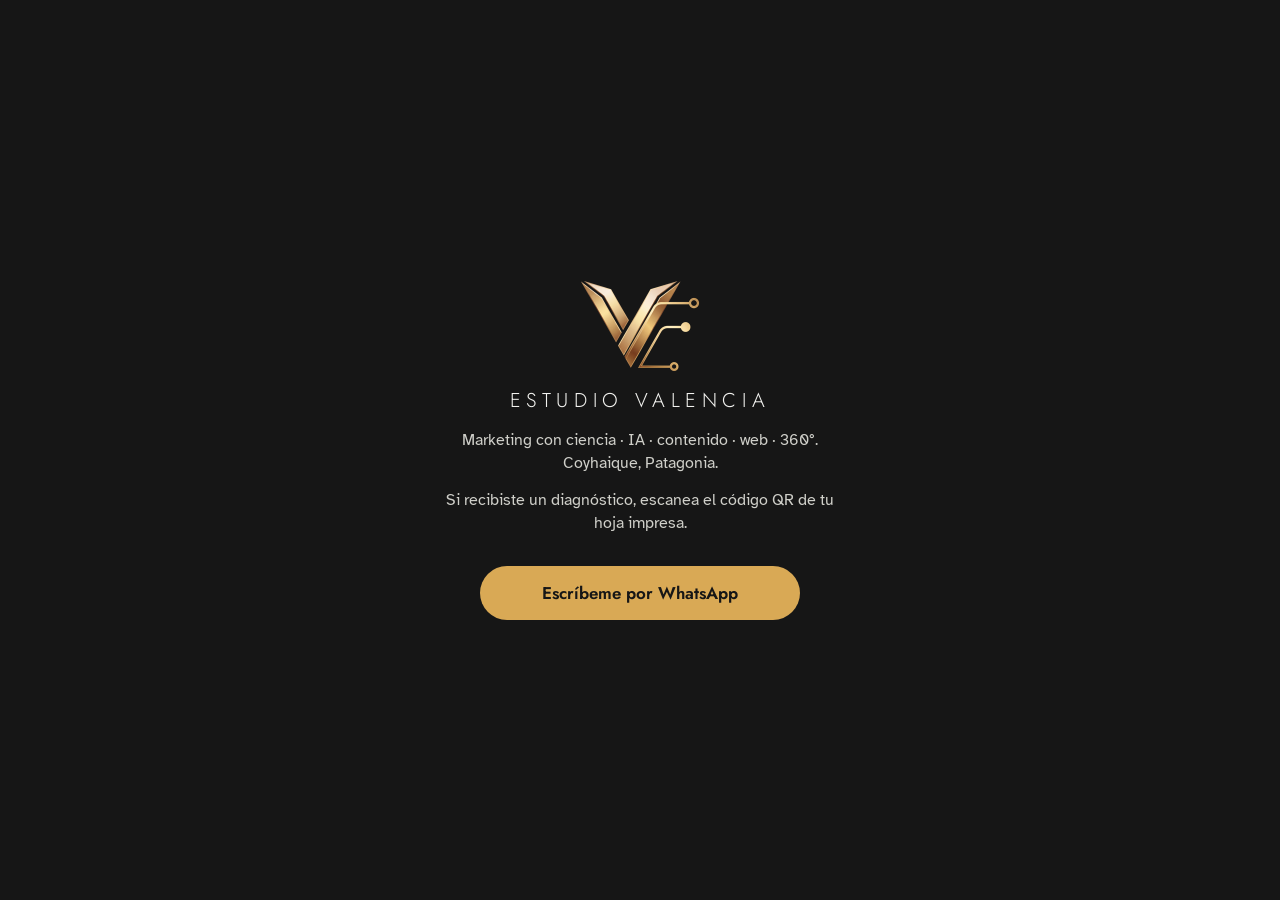
<file: index.html>
<!doctype html>
<html lang="es"><head>
<meta charset="utf-8">
<meta name="viewport" content="width=device-width, initial-scale=1">
<meta name="robots" content="noindex, nofollow">
<meta name="theme-color" content="#161616">
<title>Estudio Valencia · Diagnósticos</title>
<link rel="icon" href="assets/logo_V.png">
<link rel="stylesheet" href="https://fonts.googleapis.com/css2?family=Jost:wght@300;400;500;600&family=Atkinson+Hyperlegible:wght@400;700&display=swap">
<link rel="stylesheet" href="assets/app.css">
<style>
body { background: var(--ink); color: #F2F2EF; min-height: 100vh; display: grid; place-items: center; padding: 24px 16px; }
.box { max-width: 420px; text-align: center; display: flex; flex-direction: column; align-items: center; gap: 14px; }
.box img { width: 120px; }
.box h1 { font-weight: 300; letter-spacing: .28em; text-transform: uppercase; font-size: 20px; }
.box p { color: #CFCFC9; }
.box .btn { max-width: 320px; }
</style>
</head><body>
<div class="box">
  <img src="assets/logo_V.png" alt="">
  <h1>Estudio Valencia</h1>
  <p>Marketing con ciencia · IA · contenido · web · 360°. Coyhaique, Patagonia.</p>
  <p>Si recibiste un diagnóstico, escanea el código QR de tu hoja impresa.</p>
  <a class="btn" href="https://wa.me/56955164732" target="_blank" rel="noopener">Escríbeme por WhatsApp</a>
</div>
</body></html>
</file>
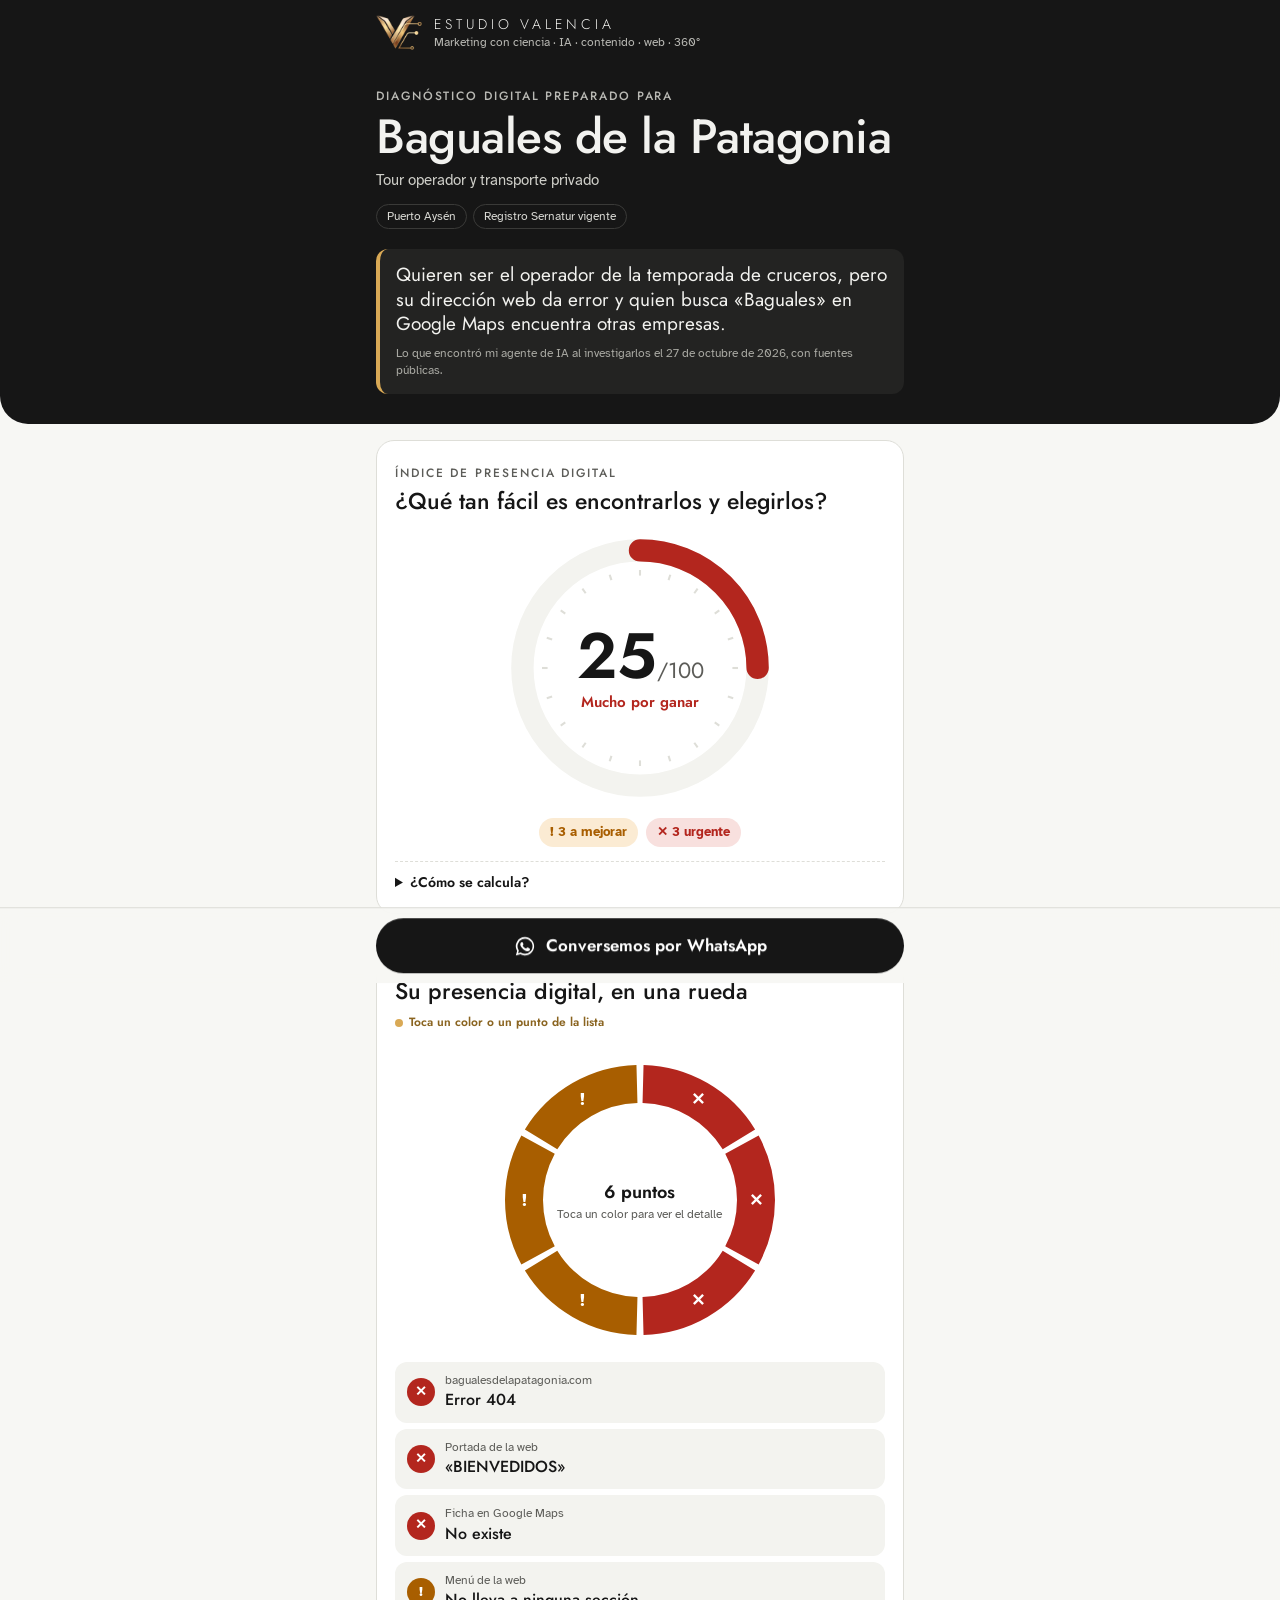
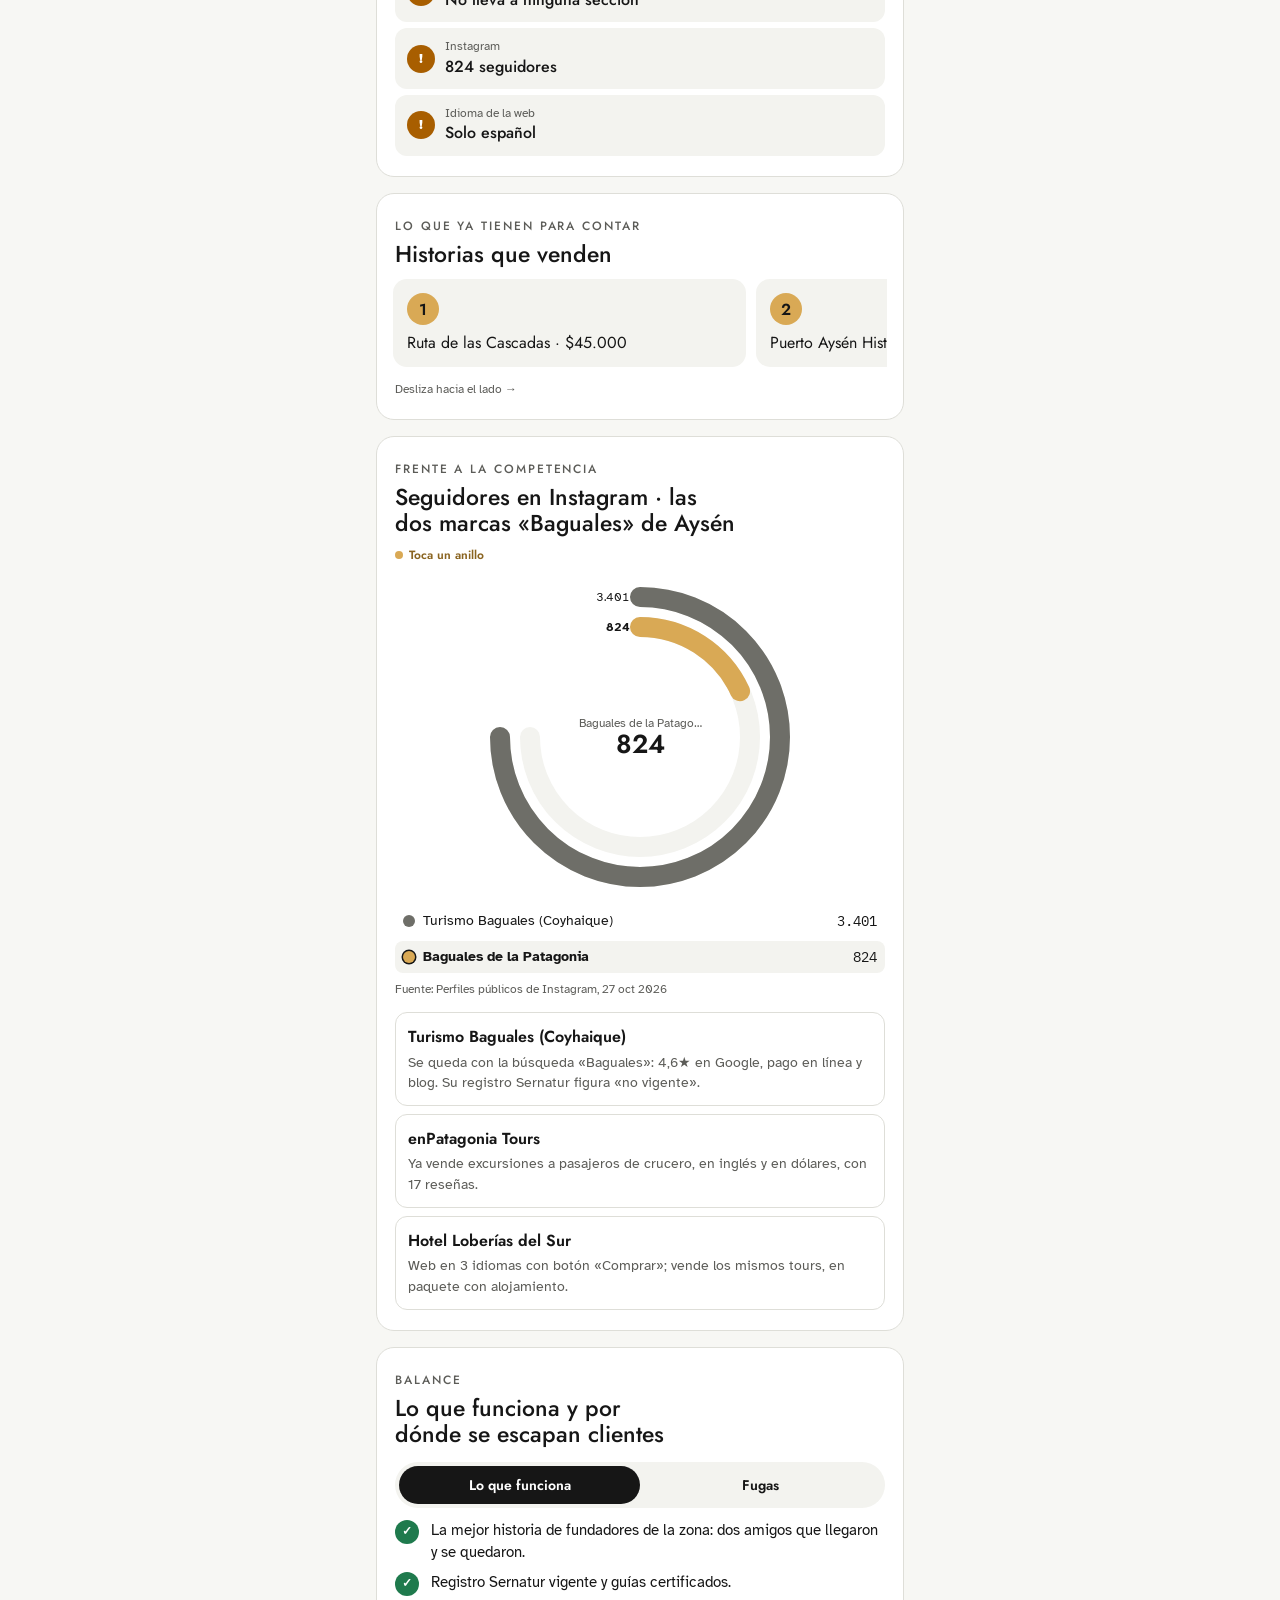
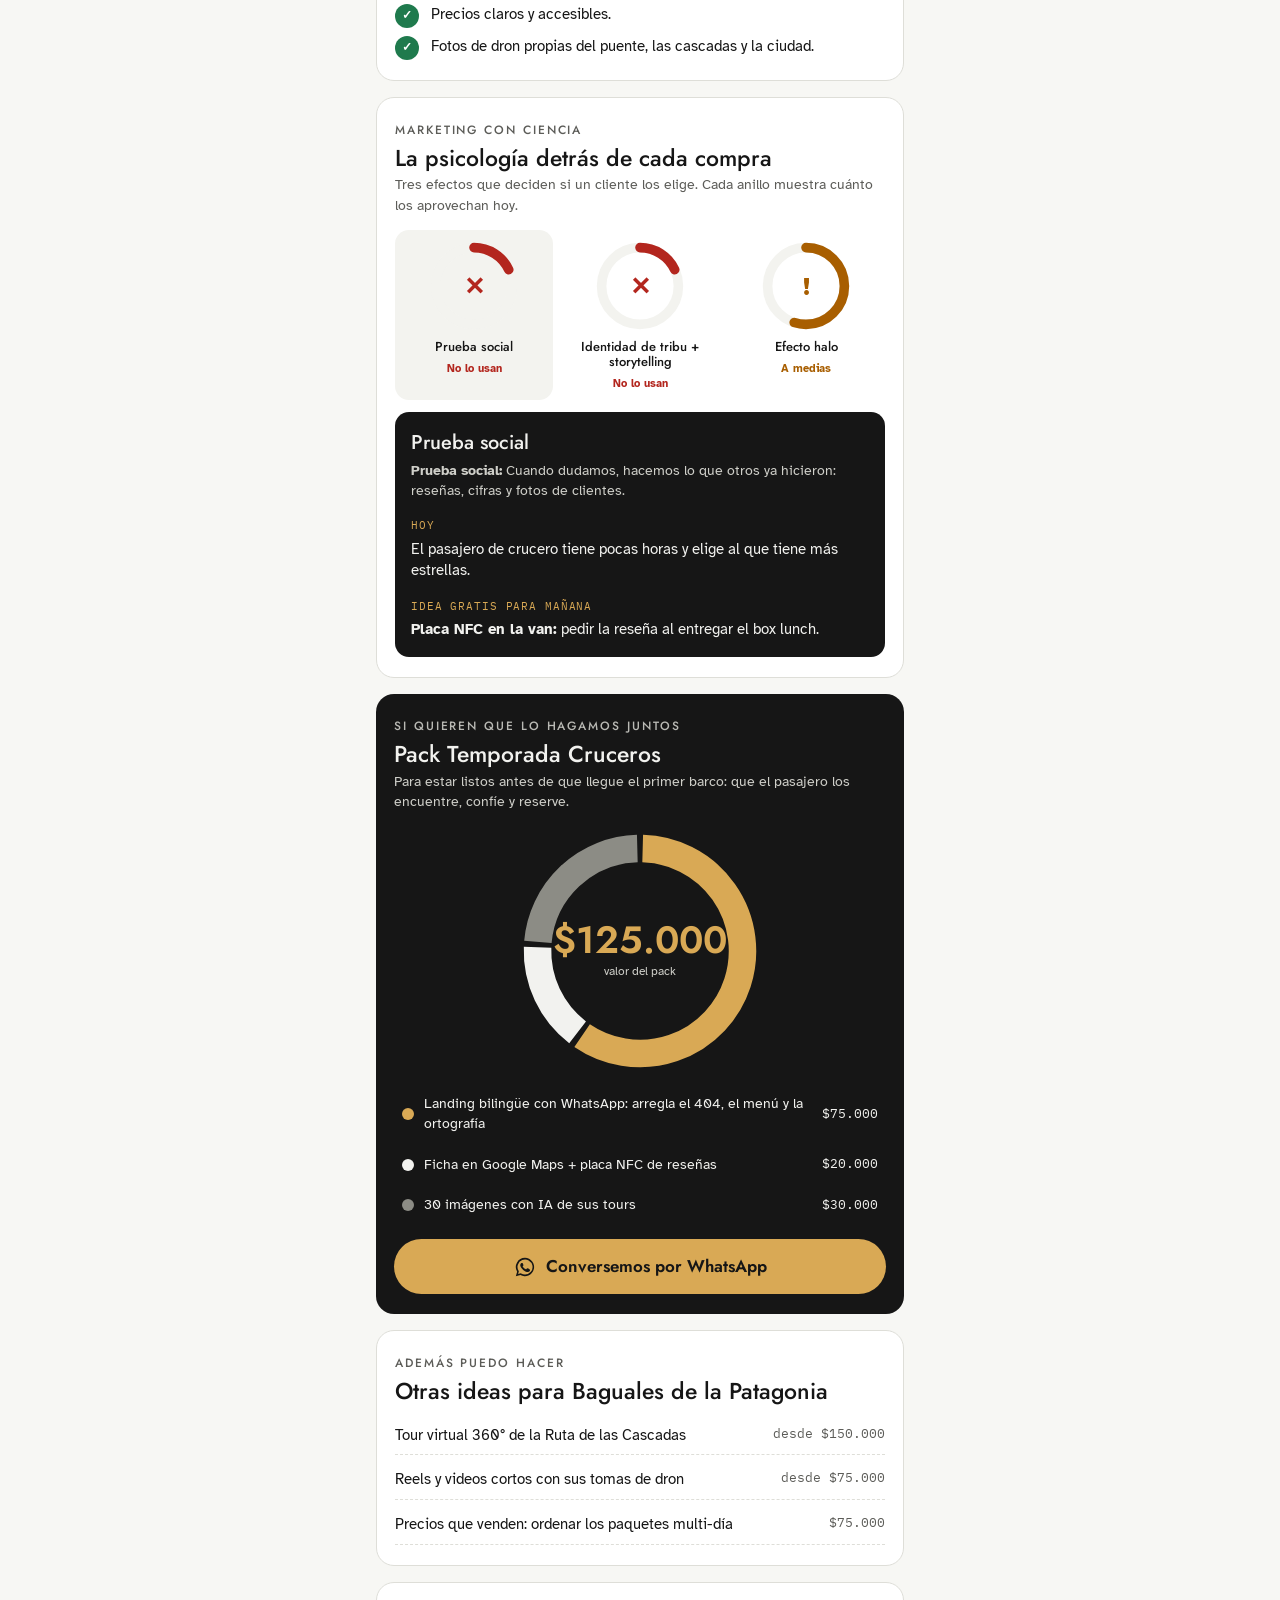
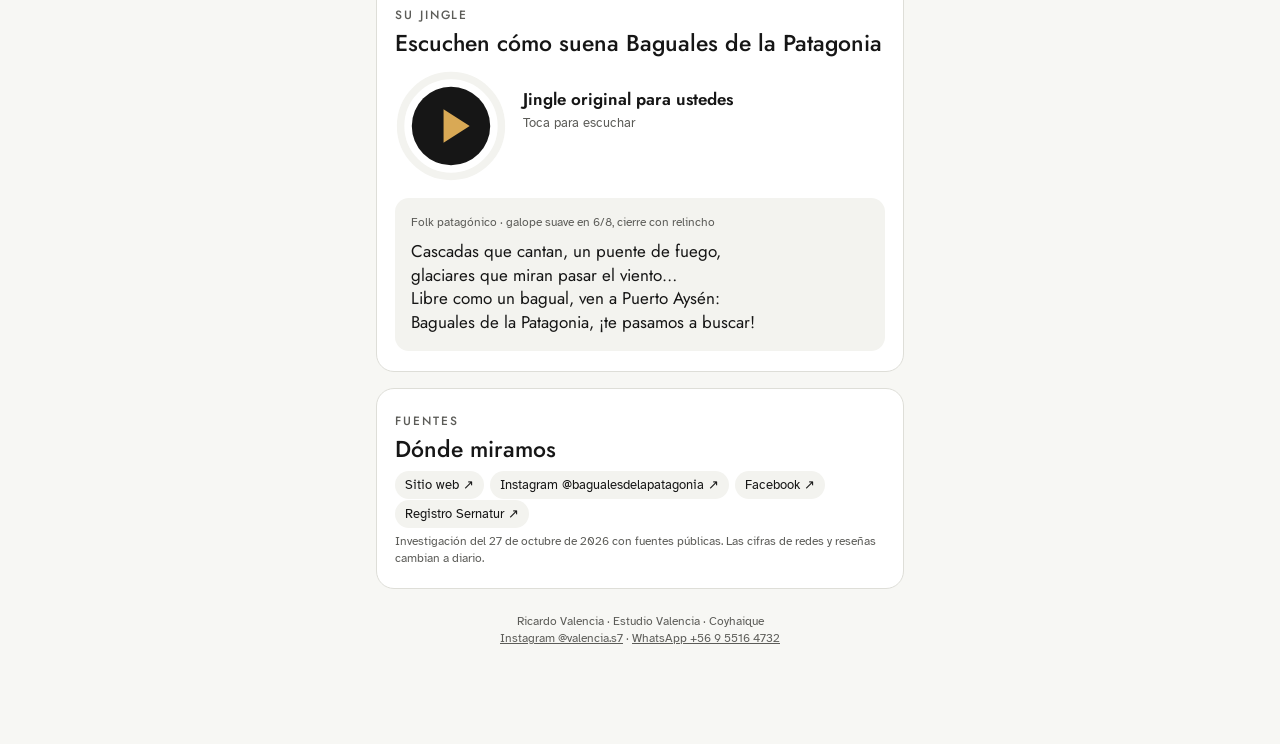
<file: baguales-de-la-patagonia/index.html>
<!doctype html>
<html lang="es"><head>
<meta charset="utf-8">
<meta name="viewport" content="width=device-width, initial-scale=1, viewport-fit=cover">
<meta name="robots" content="noindex, nofollow">
<meta name="theme-color" content="#161616">
<title>Diagnóstico digital · Baguales de la Patagonia</title>
<meta name="description" content="Preparado por Estudio Valencia para la rueda Yo Compro Local: presencia digital, competencia y una propuesta para Baguales de la Patagonia.">
<meta property="og:title" content="Diagnóstico digital · Baguales de la Patagonia">
<meta property="og:description" content="Preparado por Estudio Valencia para la rueda Yo Compro Local: presencia digital, competencia y una propuesta para Baguales de la Patagonia.">
<meta property="og:image" content="https://rianvago.github.io/diagnostico/baguales-de-la-patagonia/og.png">
<meta property="og:url" content="https://rianvago.github.io/diagnostico/baguales-de-la-patagonia/">
<meta property="og:type" content="website">
<link rel="icon" href="../assets/logo_V.png">
<link rel="preconnect" href="https://fonts.googleapis.com"><link rel="preconnect" href="https://fonts.gstatic.com" crossorigin>
<link rel="stylesheet" href="https://fonts.googleapis.com/css2?family=Jost:wght@300;400;500;600&family=Atkinson+Hyperlegible:wght@400;700&family=IBM+Plex+Mono:wght@400;500&display=swap">
<link rel="stylesheet" href="../assets/app.css">
</head><body>
<div id="app"></div>
<script src="datos.js"></script>
<script src="redes.js"></script>
<script src="../assets/app.js"></script>
</body></html>
</file>
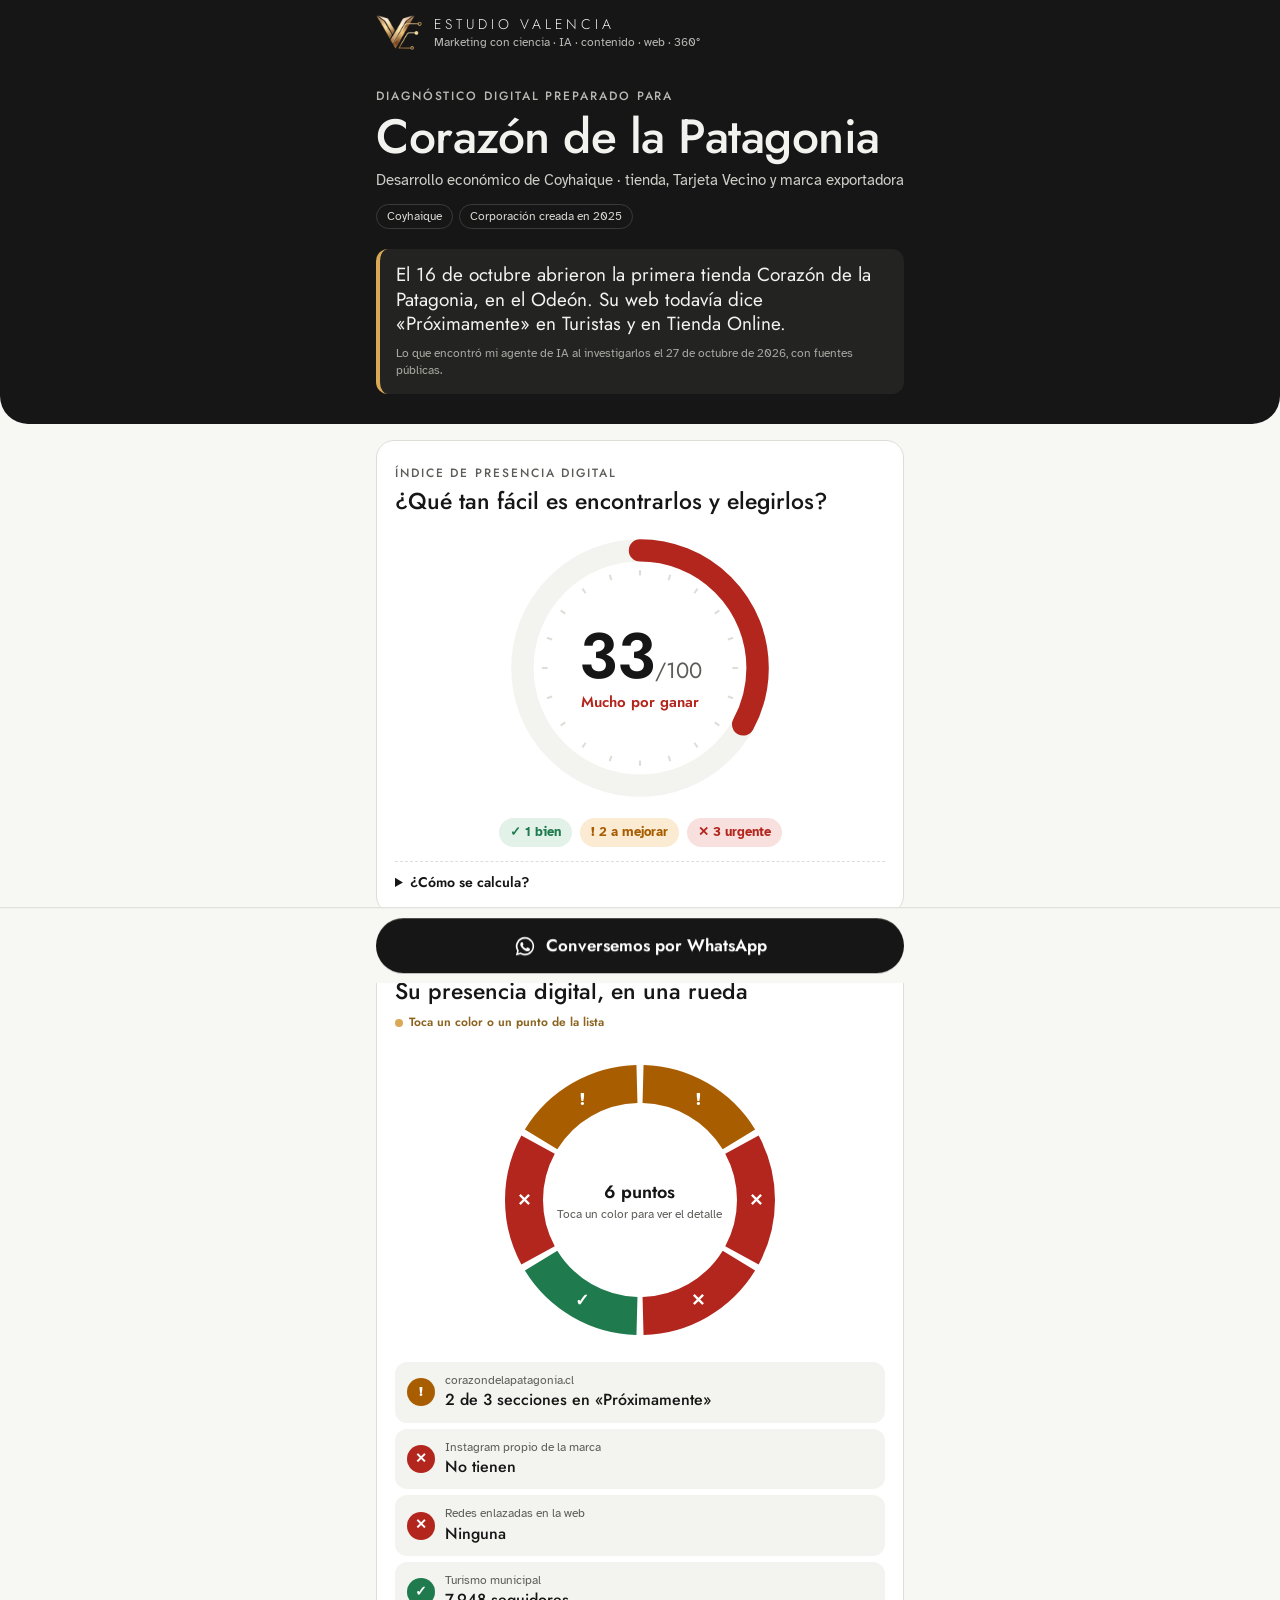
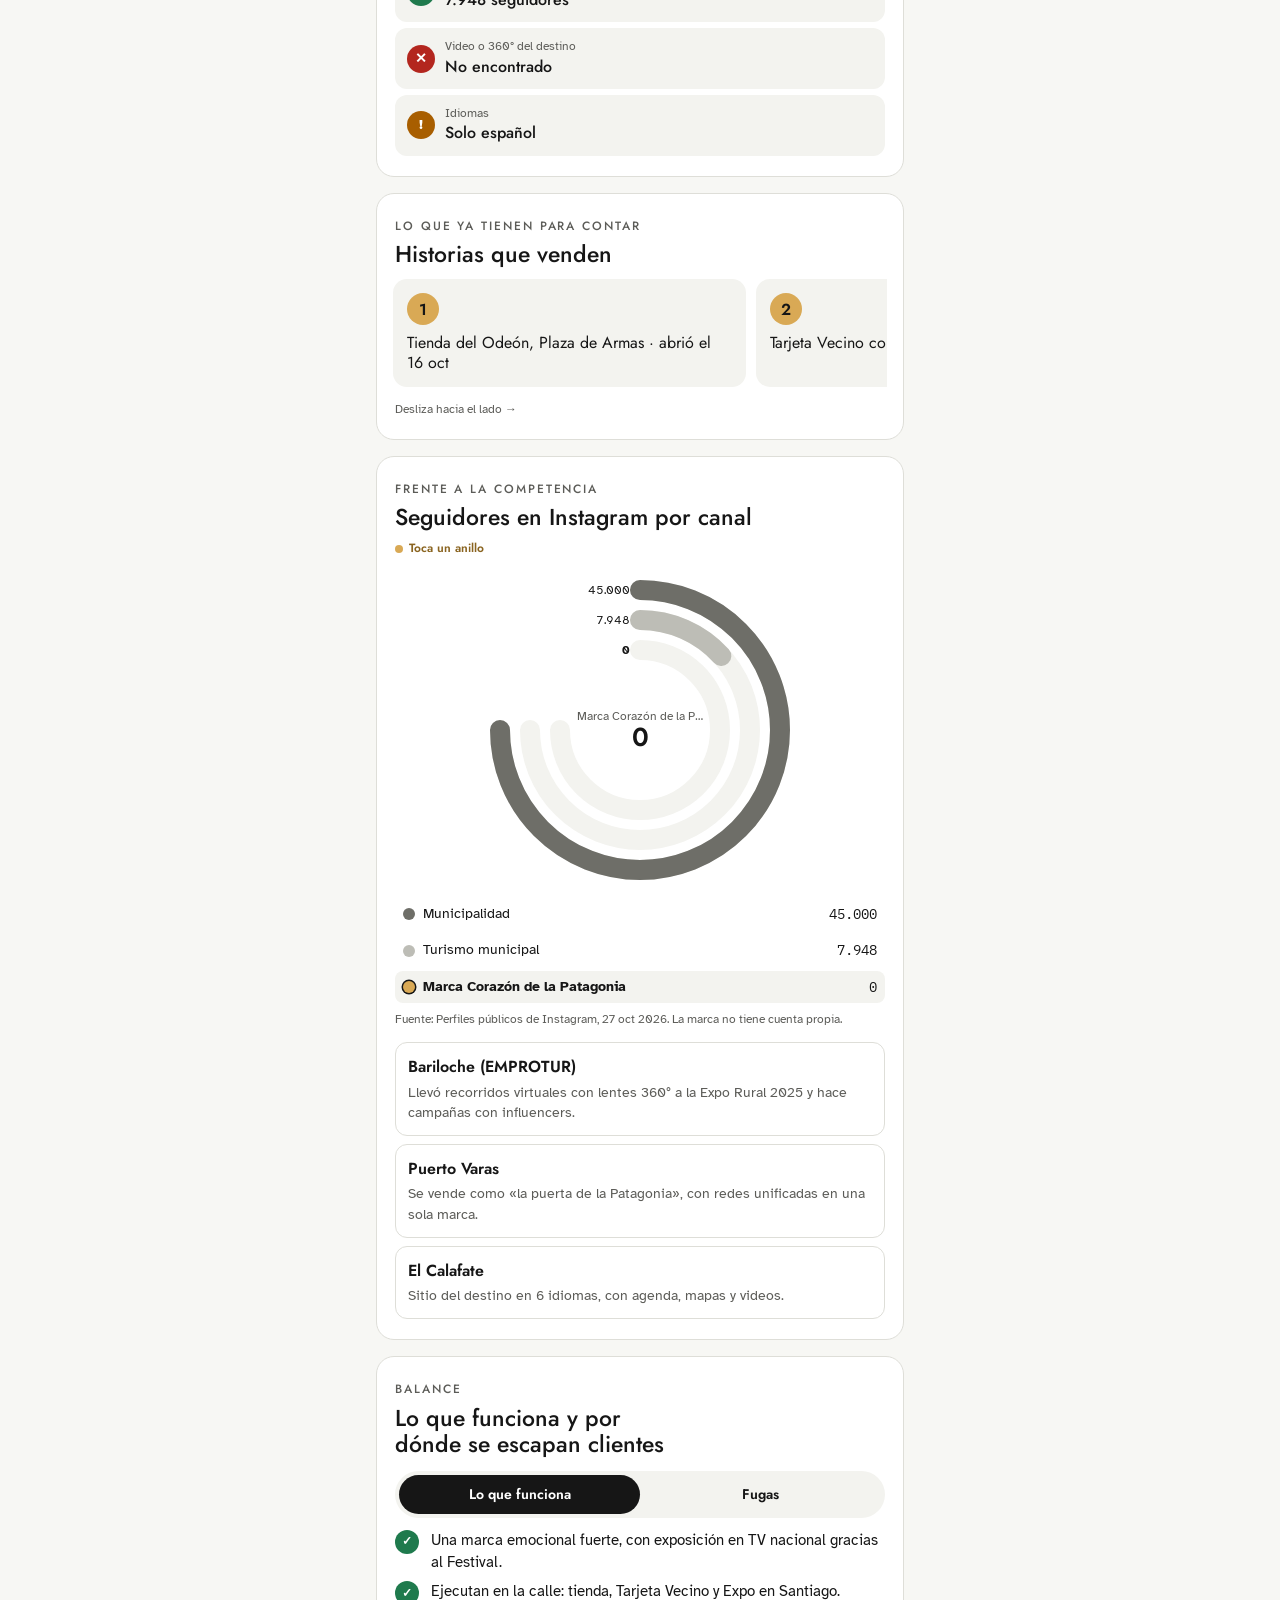
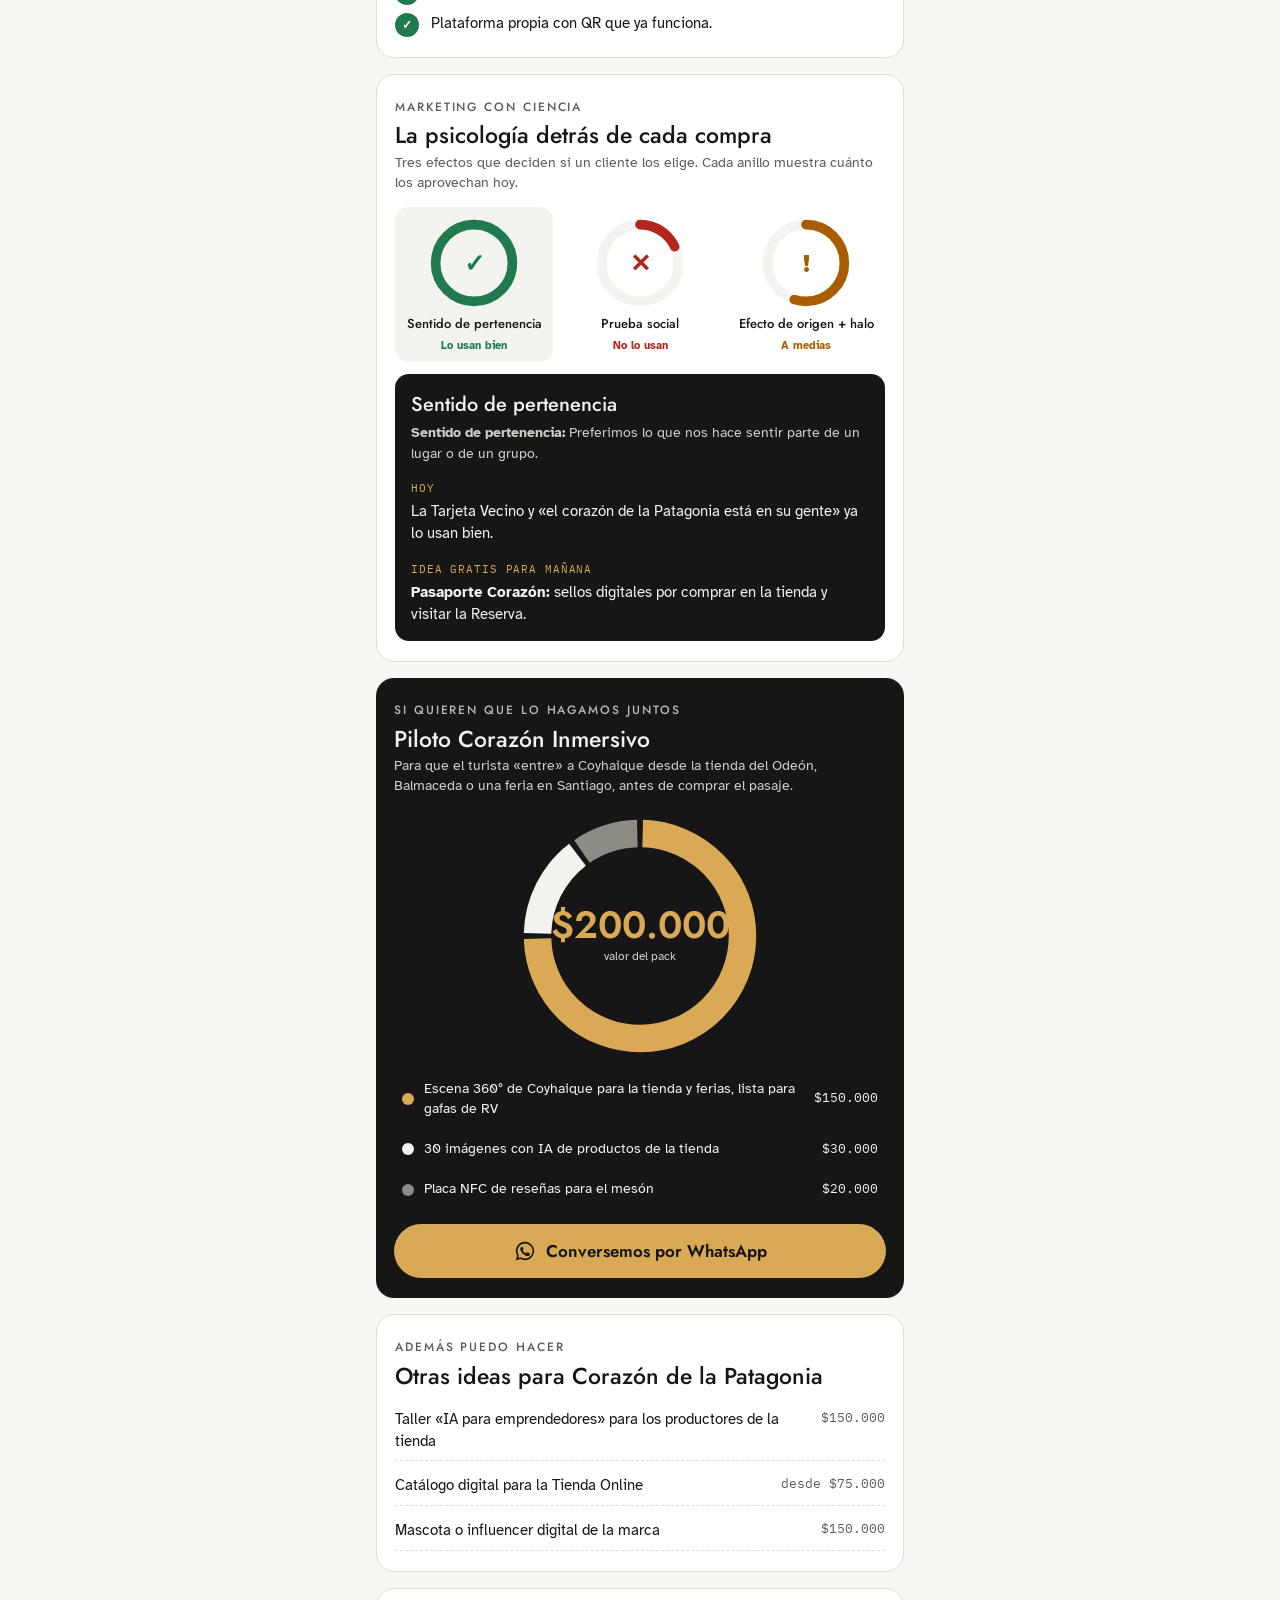
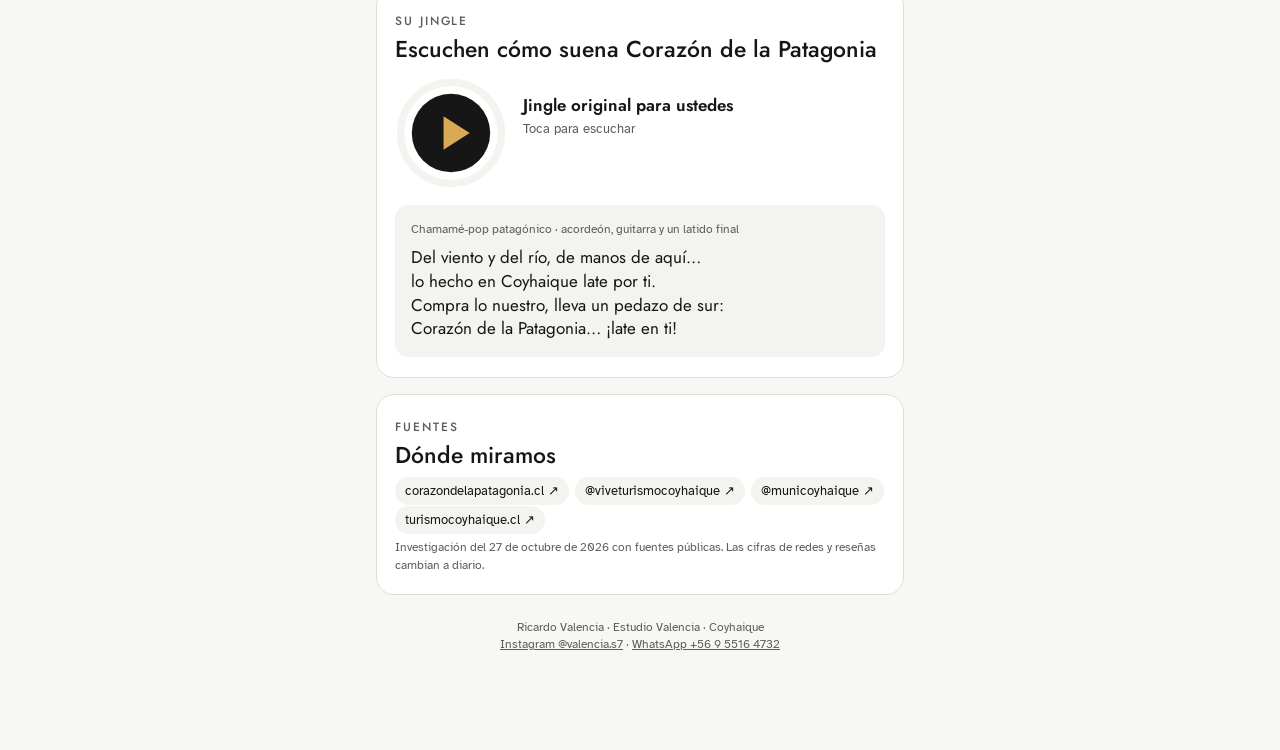
<file: corazon-de-la-patagonia/index.html>
<!doctype html>
<html lang="es"><head>
<meta charset="utf-8">
<meta name="viewport" content="width=device-width, initial-scale=1, viewport-fit=cover">
<meta name="robots" content="noindex, nofollow">
<meta name="theme-color" content="#161616">
<title>Diagnóstico digital · Corazón de la Patagonia</title>
<meta name="description" content="Preparado por Estudio Valencia para la rueda Yo Compro Local: presencia digital, competencia y una propuesta para Corazón de la Patagonia.">
<meta property="og:title" content="Diagnóstico digital · Corazón de la Patagonia">
<meta property="og:description" content="Preparado por Estudio Valencia para la rueda Yo Compro Local: presencia digital, competencia y una propuesta para Corazón de la Patagonia.">
<meta property="og:image" content="https://rianvago.github.io/diagnostico/corazon-de-la-patagonia/og.png">
<meta property="og:url" content="https://rianvago.github.io/diagnostico/corazon-de-la-patagonia/">
<meta property="og:type" content="website">
<link rel="icon" href="../assets/logo_V.png">
<link rel="preconnect" href="https://fonts.googleapis.com"><link rel="preconnect" href="https://fonts.gstatic.com" crossorigin>
<link rel="stylesheet" href="https://fonts.googleapis.com/css2?family=Jost:wght@300;400;500;600&family=Atkinson+Hyperlegible:wght@400;700&family=IBM+Plex+Mono:wght@400;500&display=swap">
<link rel="stylesheet" href="../assets/app.css">
</head><body>
<div id="app"></div>
<script src="datos.js"></script>
<script src="redes.js"></script>
<script src="../assets/app.js"></script>
</body></html>
</file>
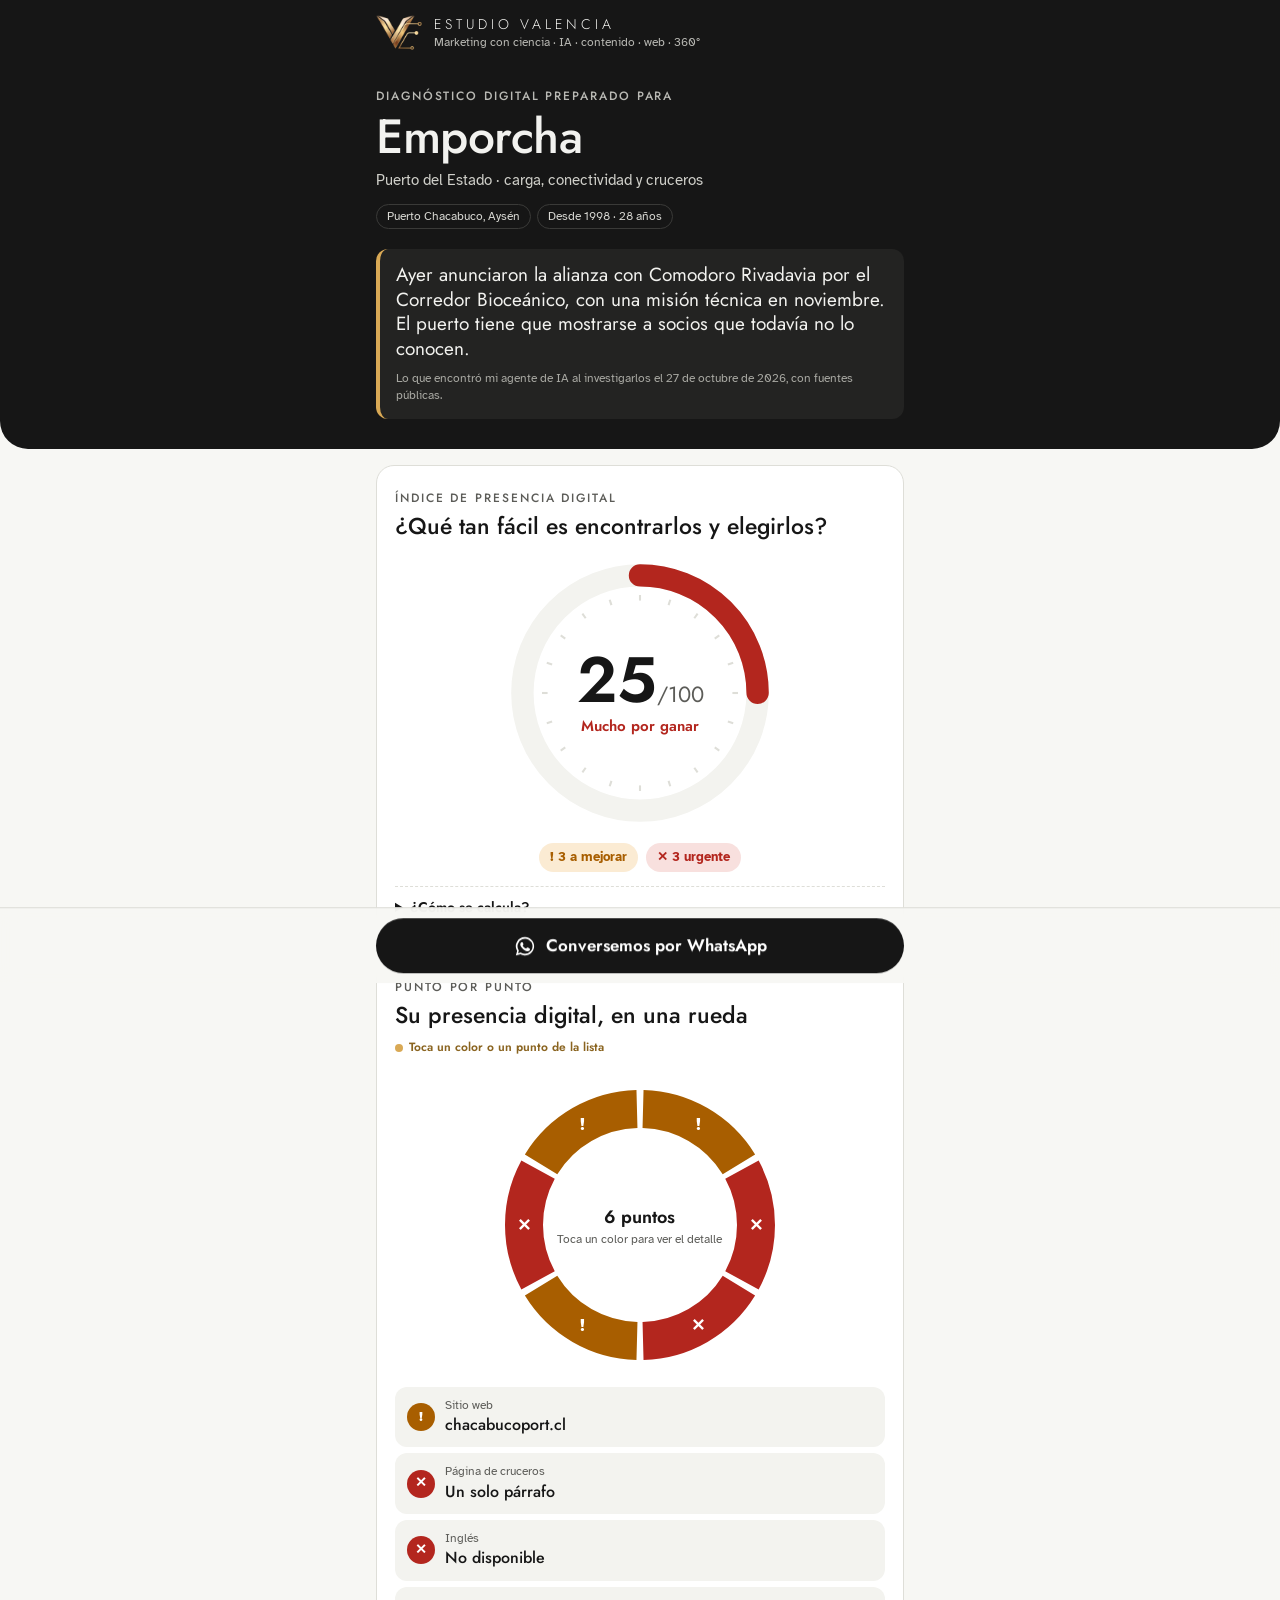
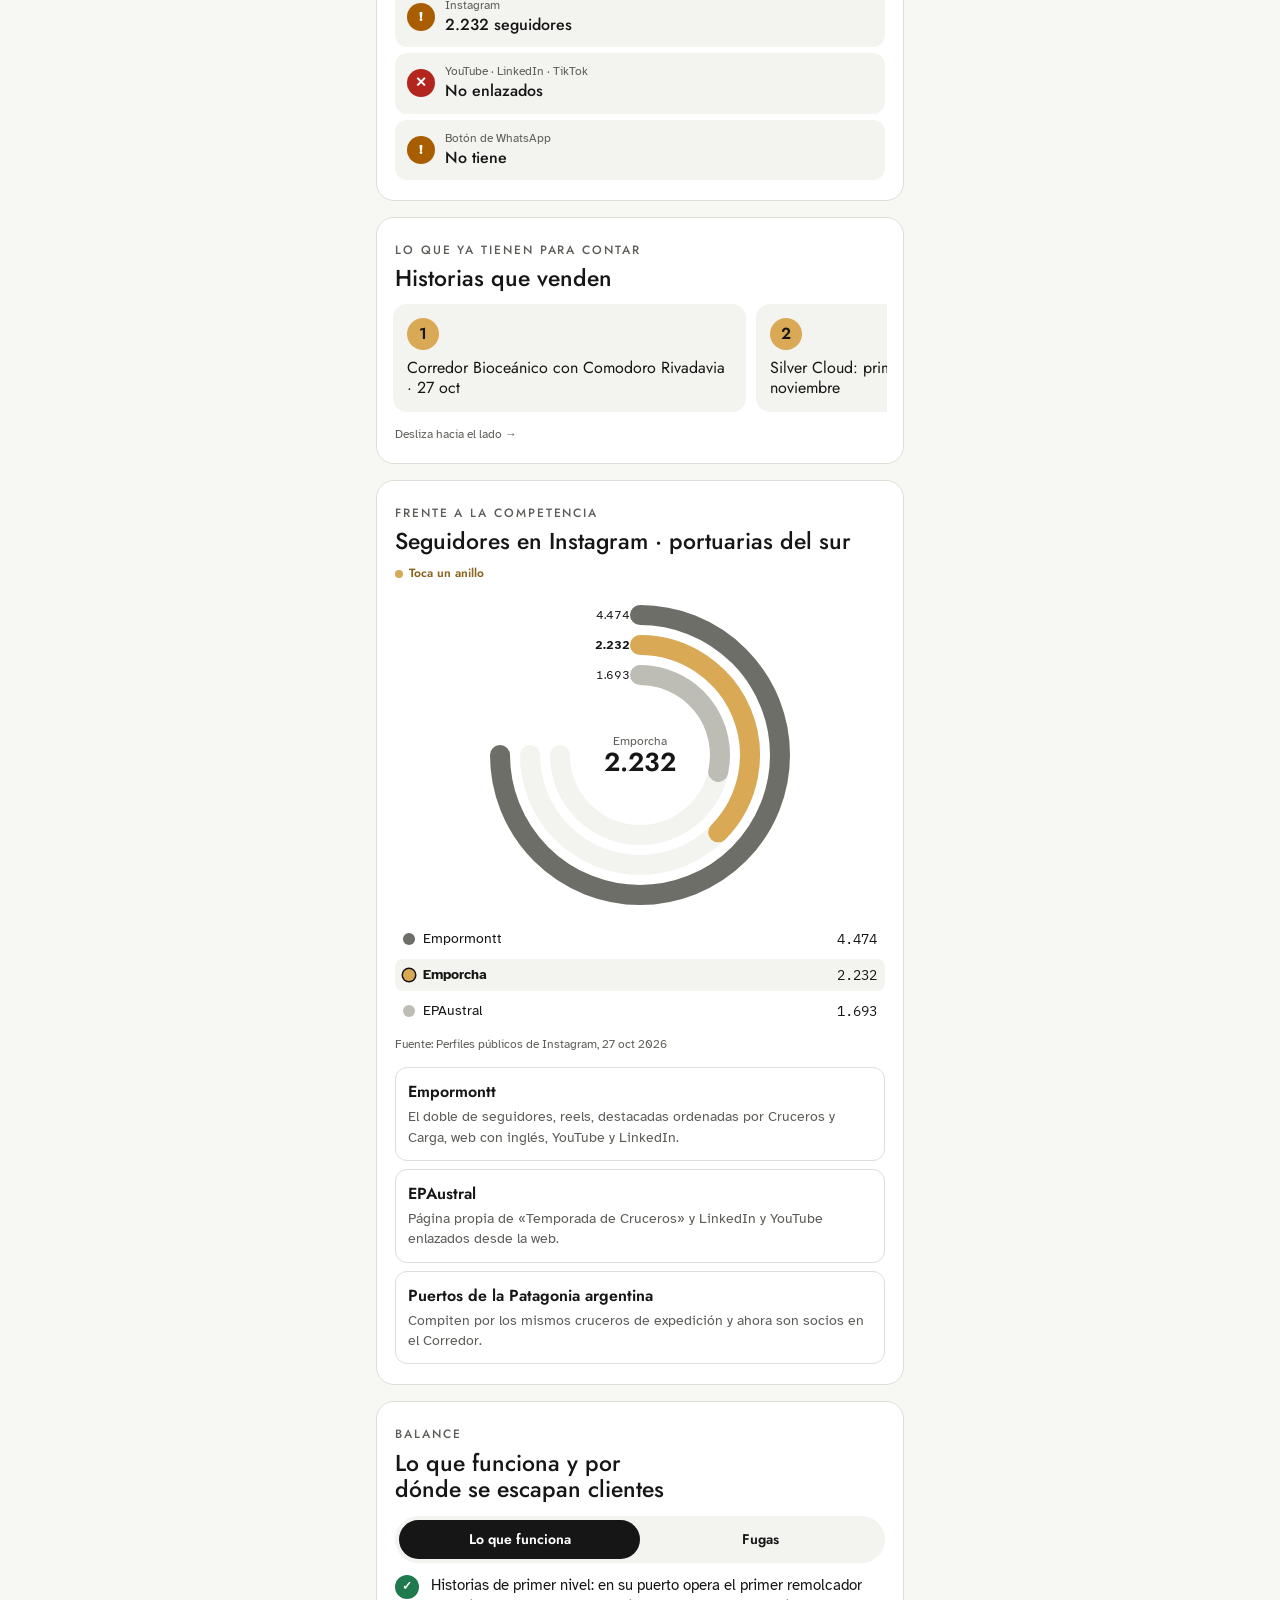
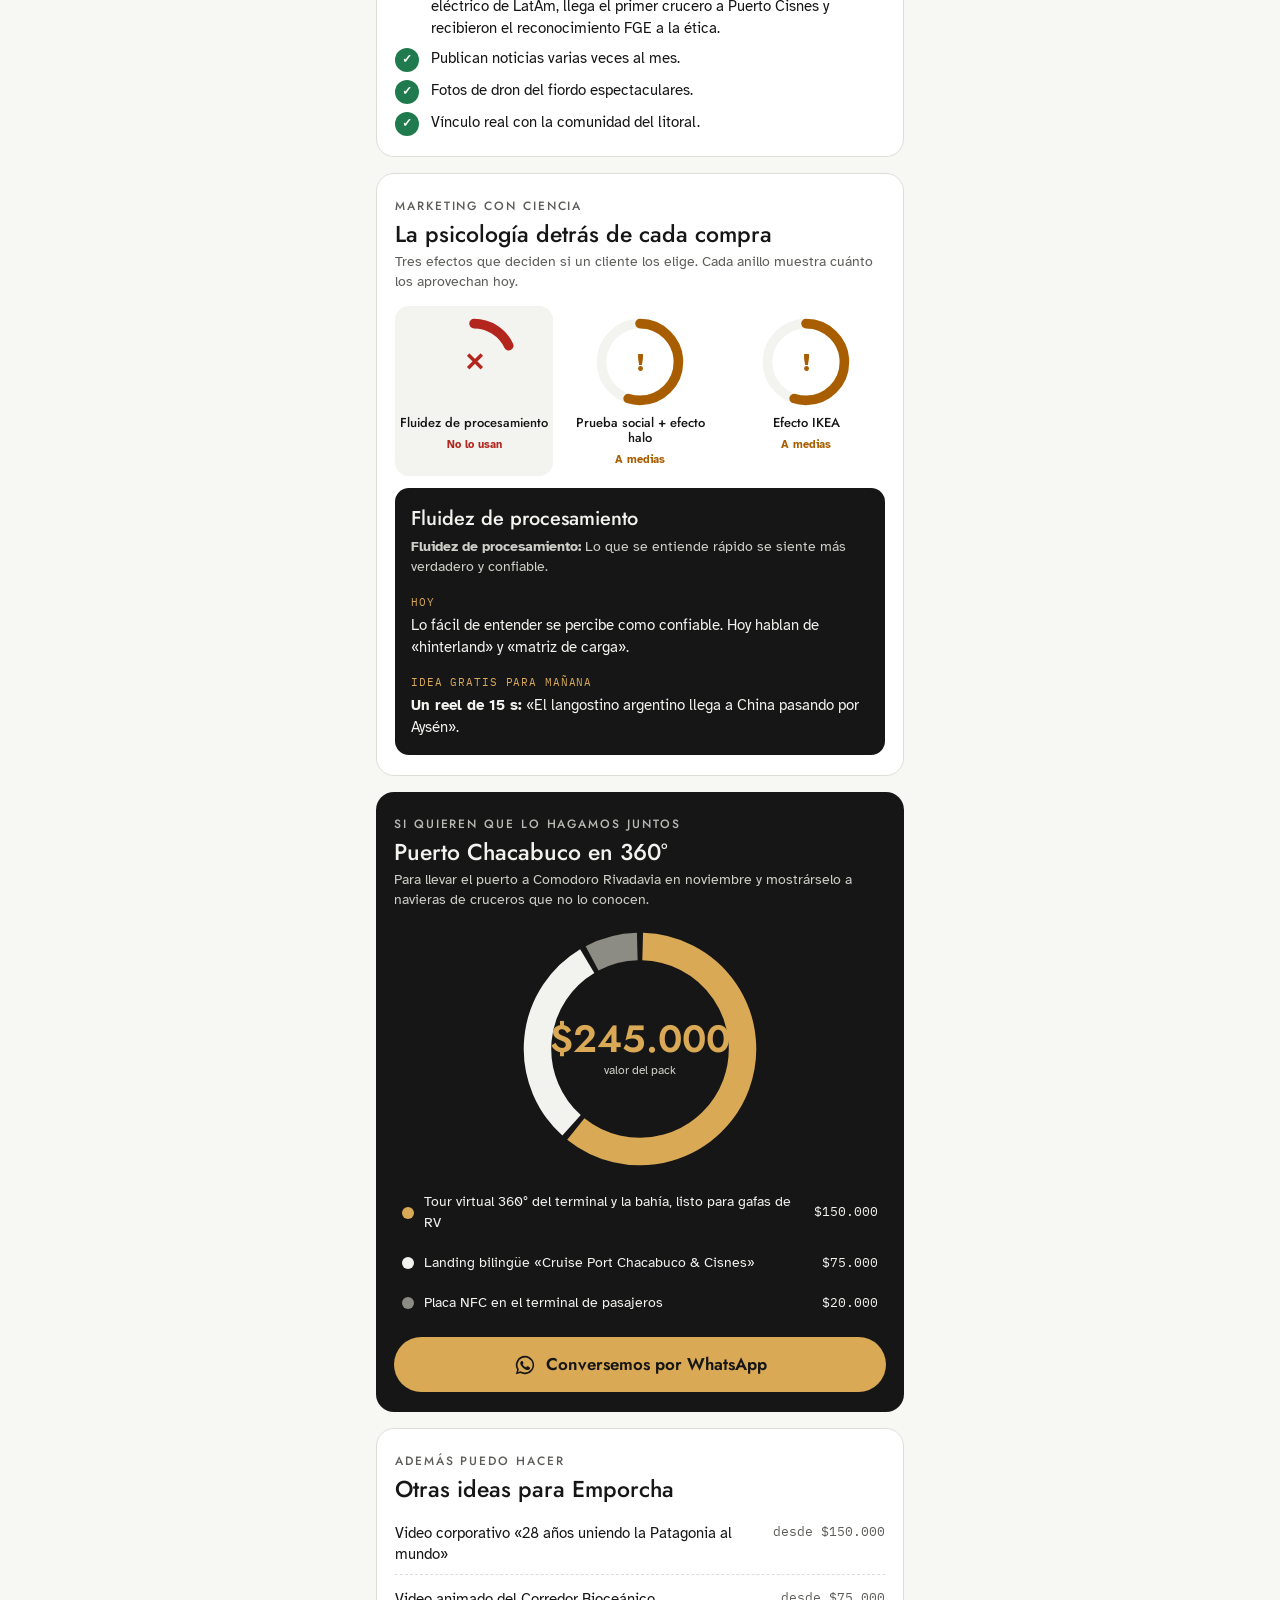
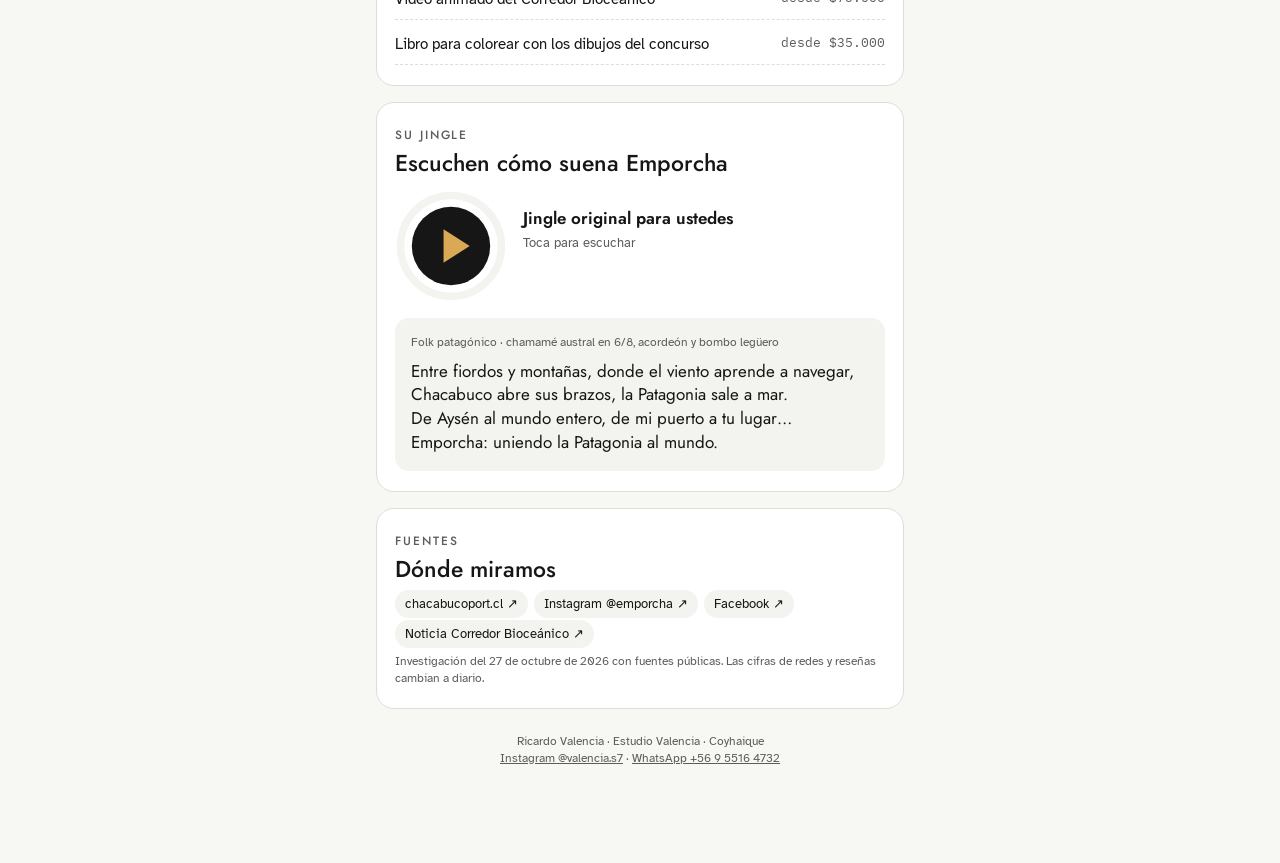
<file: emporcha/index.html>
<!doctype html>
<html lang="es"><head>
<meta charset="utf-8">
<meta name="viewport" content="width=device-width, initial-scale=1, viewport-fit=cover">
<meta name="robots" content="noindex, nofollow">
<meta name="theme-color" content="#161616">
<title>Diagnóstico digital · Emporcha</title>
<meta name="description" content="Preparado por Estudio Valencia para la rueda Yo Compro Local: presencia digital, competencia y una propuesta para Emporcha.">
<meta property="og:title" content="Diagnóstico digital · Emporcha">
<meta property="og:description" content="Preparado por Estudio Valencia para la rueda Yo Compro Local: presencia digital, competencia y una propuesta para Emporcha.">
<meta property="og:image" content="https://rianvago.github.io/diagnostico/emporcha/og.png">
<meta property="og:url" content="https://rianvago.github.io/diagnostico/emporcha/">
<meta property="og:type" content="website">
<link rel="icon" href="../assets/logo_V.png">
<link rel="preconnect" href="https://fonts.googleapis.com"><link rel="preconnect" href="https://fonts.gstatic.com" crossorigin>
<link rel="stylesheet" href="https://fonts.googleapis.com/css2?family=Jost:wght@300;400;500;600&family=Atkinson+Hyperlegible:wght@400;700&family=IBM+Plex+Mono:wght@400;500&display=swap">
<link rel="stylesheet" href="../assets/app.css">
</head><body>
<div id="app"></div>
<script src="datos.js"></script>
<script src="redes.js"></script>
<script src="../assets/app.js"></script>
</body></html>
</file>
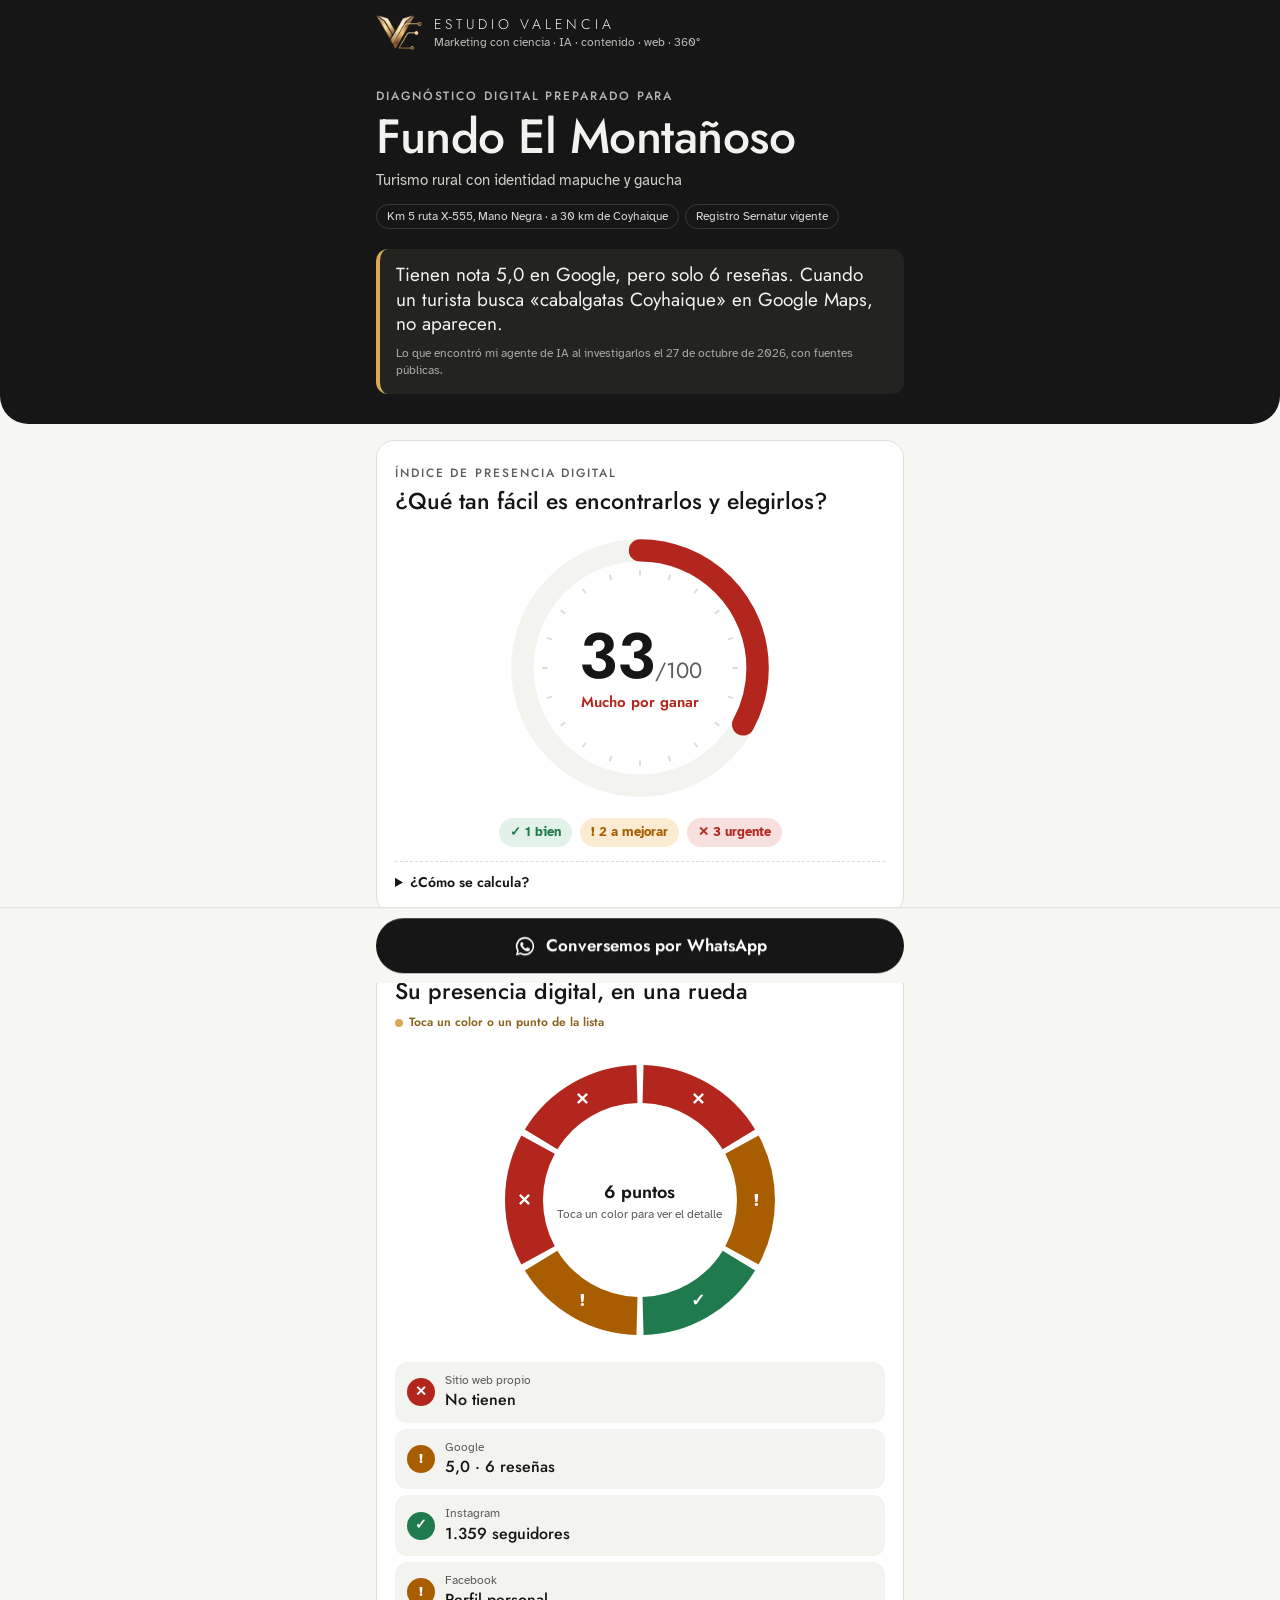
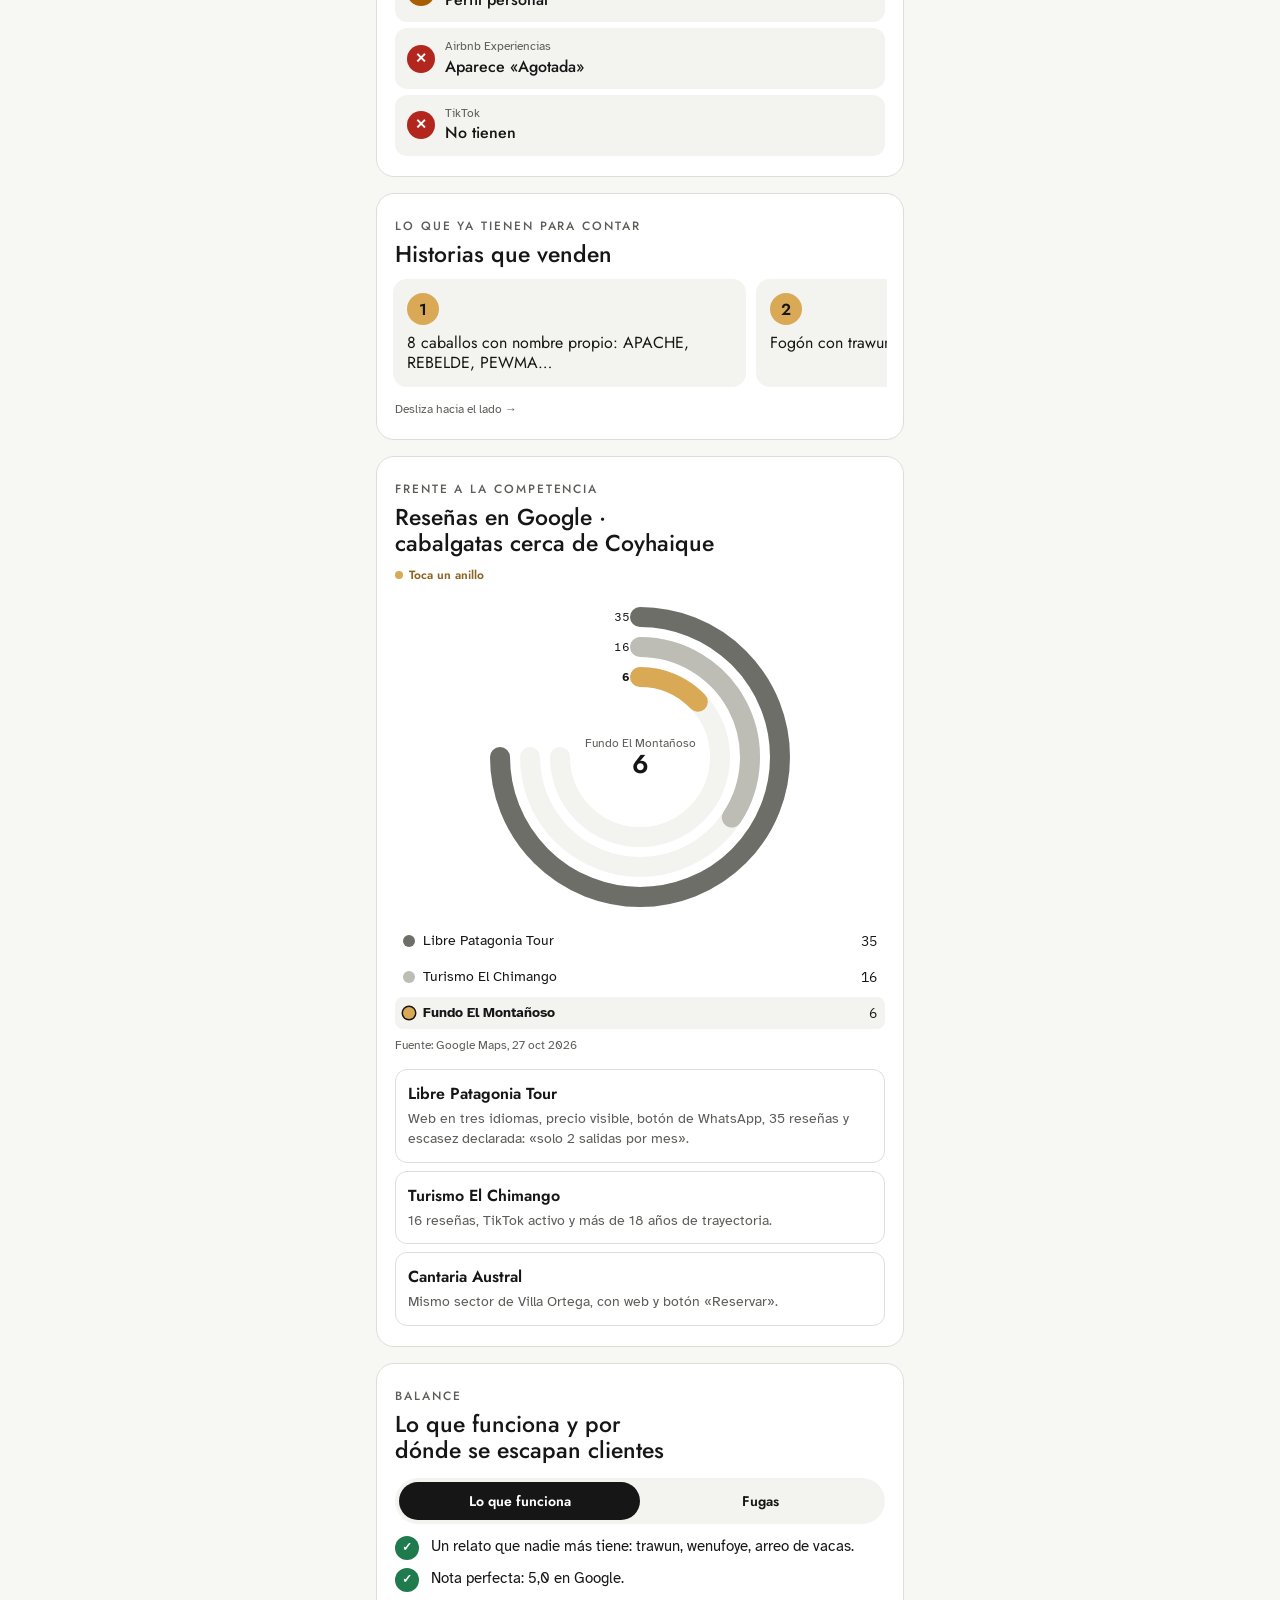
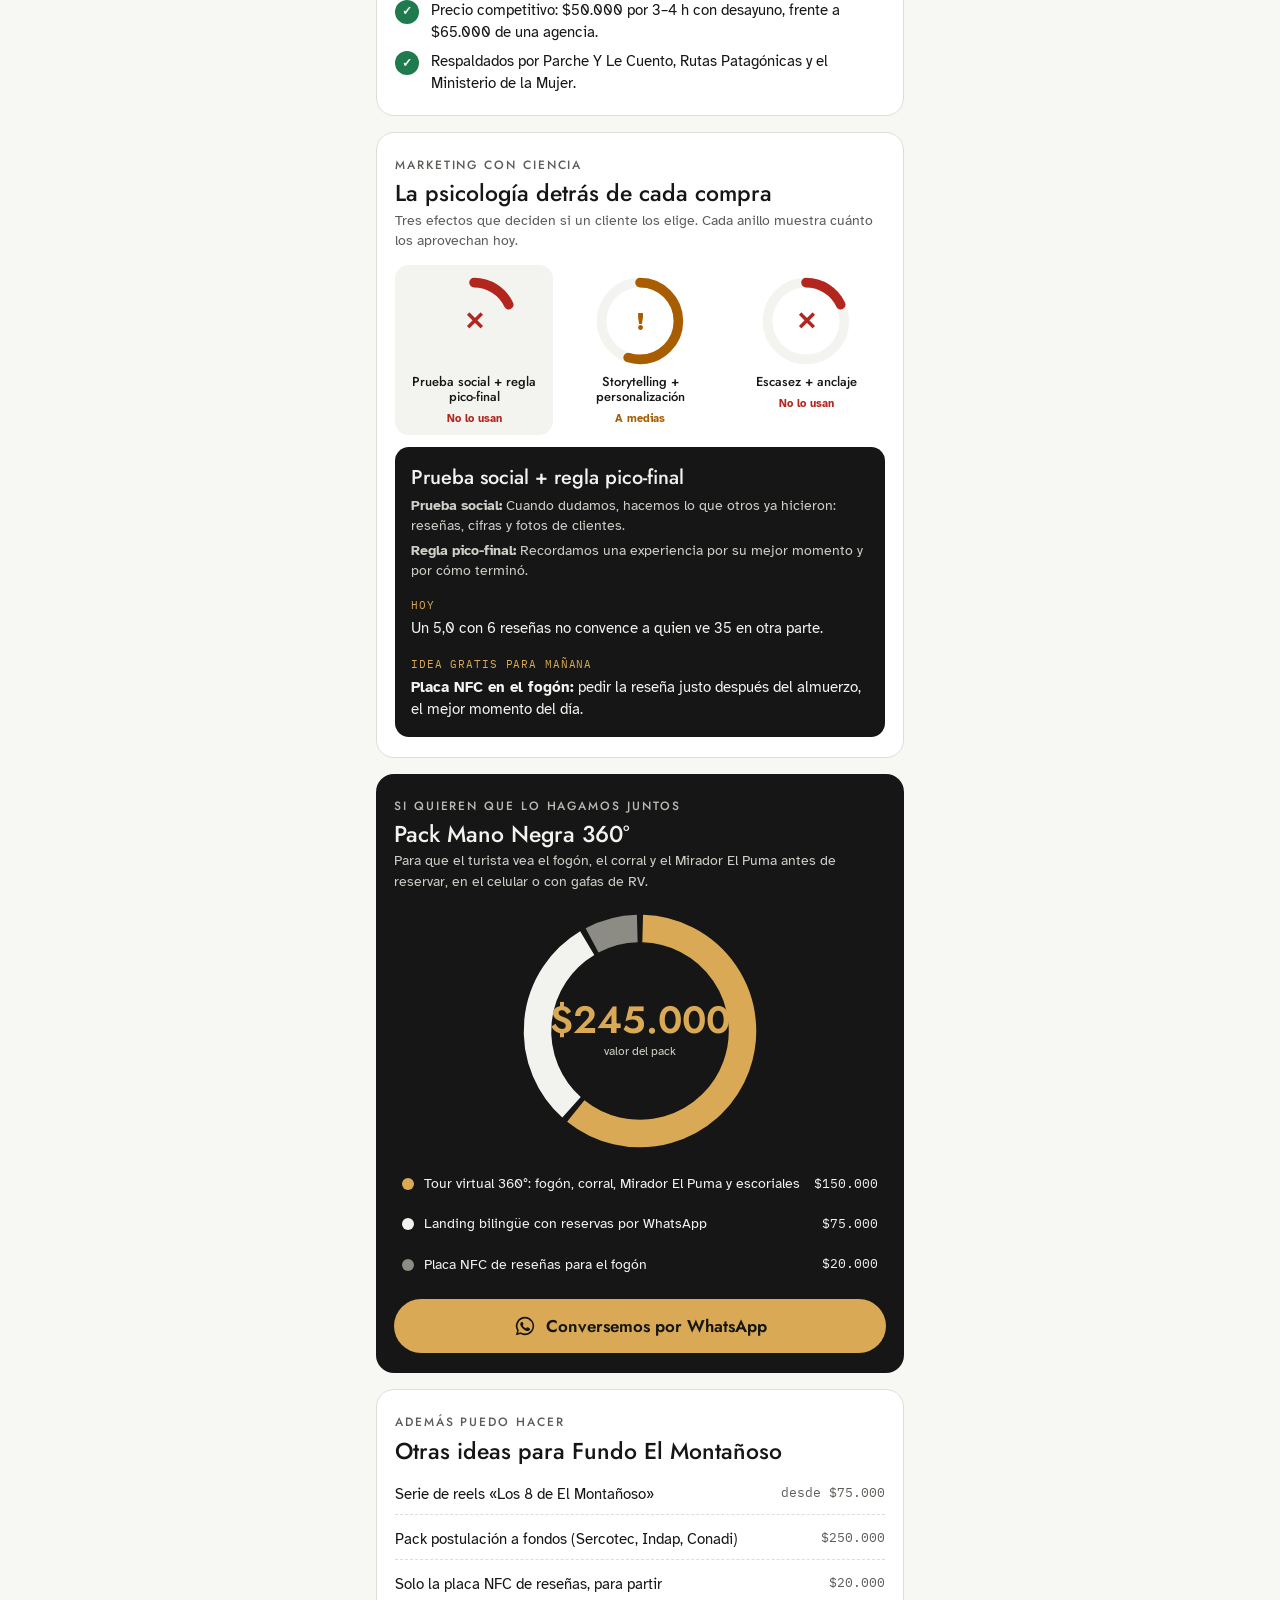
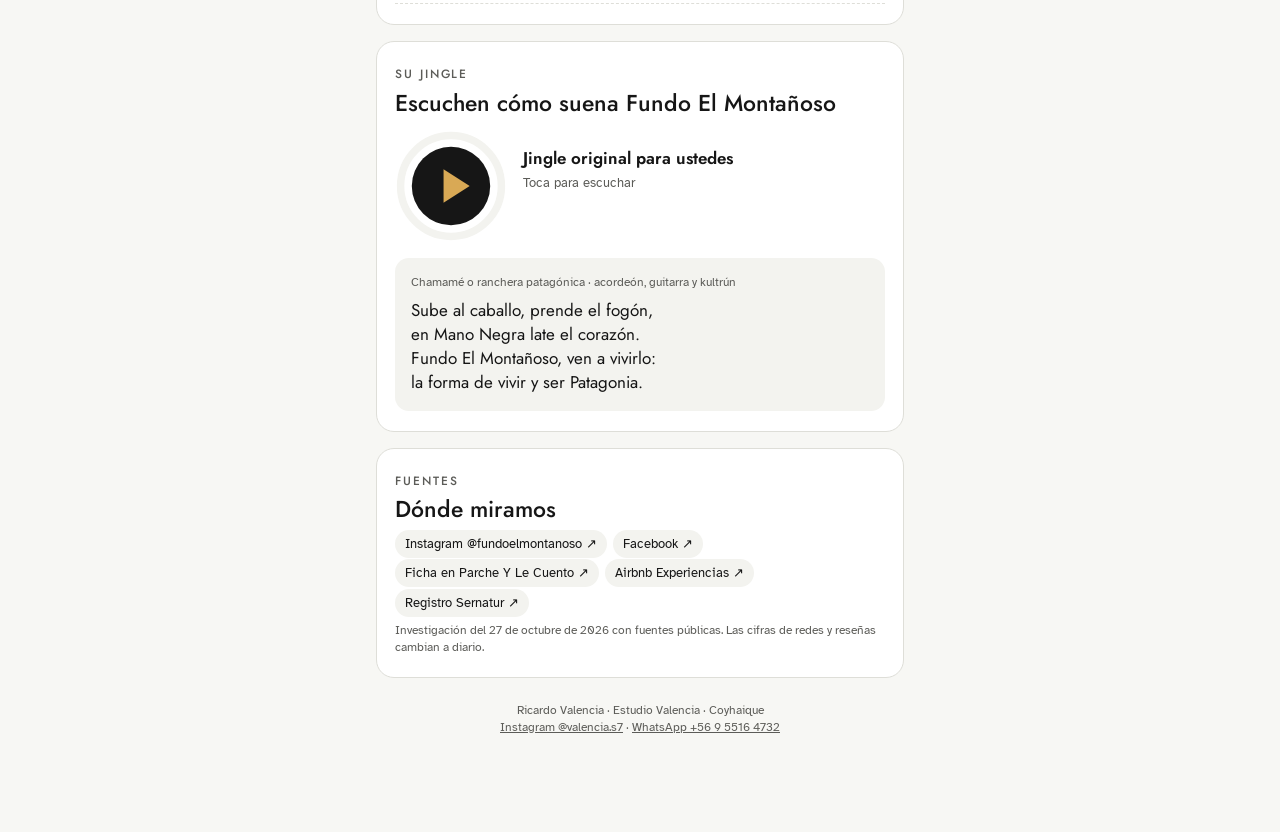
<file: fundo-el-montanoso/index.html>
<!doctype html>
<html lang="es"><head>
<meta charset="utf-8">
<meta name="viewport" content="width=device-width, initial-scale=1, viewport-fit=cover">
<meta name="robots" content="noindex, nofollow">
<meta name="theme-color" content="#161616">
<title>Diagnóstico digital · Fundo El Montañoso</title>
<meta name="description" content="Preparado por Estudio Valencia para la rueda Yo Compro Local: presencia digital, competencia y una propuesta para Fundo El Montañoso.">
<meta property="og:title" content="Diagnóstico digital · Fundo El Montañoso">
<meta property="og:description" content="Preparado por Estudio Valencia para la rueda Yo Compro Local: presencia digital, competencia y una propuesta para Fundo El Montañoso.">
<meta property="og:image" content="https://rianvago.github.io/diagnostico/fundo-el-montanoso/og.png">
<meta property="og:url" content="https://rianvago.github.io/diagnostico/fundo-el-montanoso/">
<meta property="og:type" content="website">
<link rel="icon" href="../assets/logo_V.png">
<link rel="preconnect" href="https://fonts.googleapis.com"><link rel="preconnect" href="https://fonts.gstatic.com" crossorigin>
<link rel="stylesheet" href="https://fonts.googleapis.com/css2?family=Jost:wght@300;400;500;600&family=Atkinson+Hyperlegible:wght@400;700&family=IBM+Plex+Mono:wght@400;500&display=swap">
<link rel="stylesheet" href="../assets/app.css">
</head><body>
<div id="app"></div>
<script src="datos.js"></script>
<script src="redes.js"></script>
<script src="../assets/app.js"></script>
</body></html>
</file>
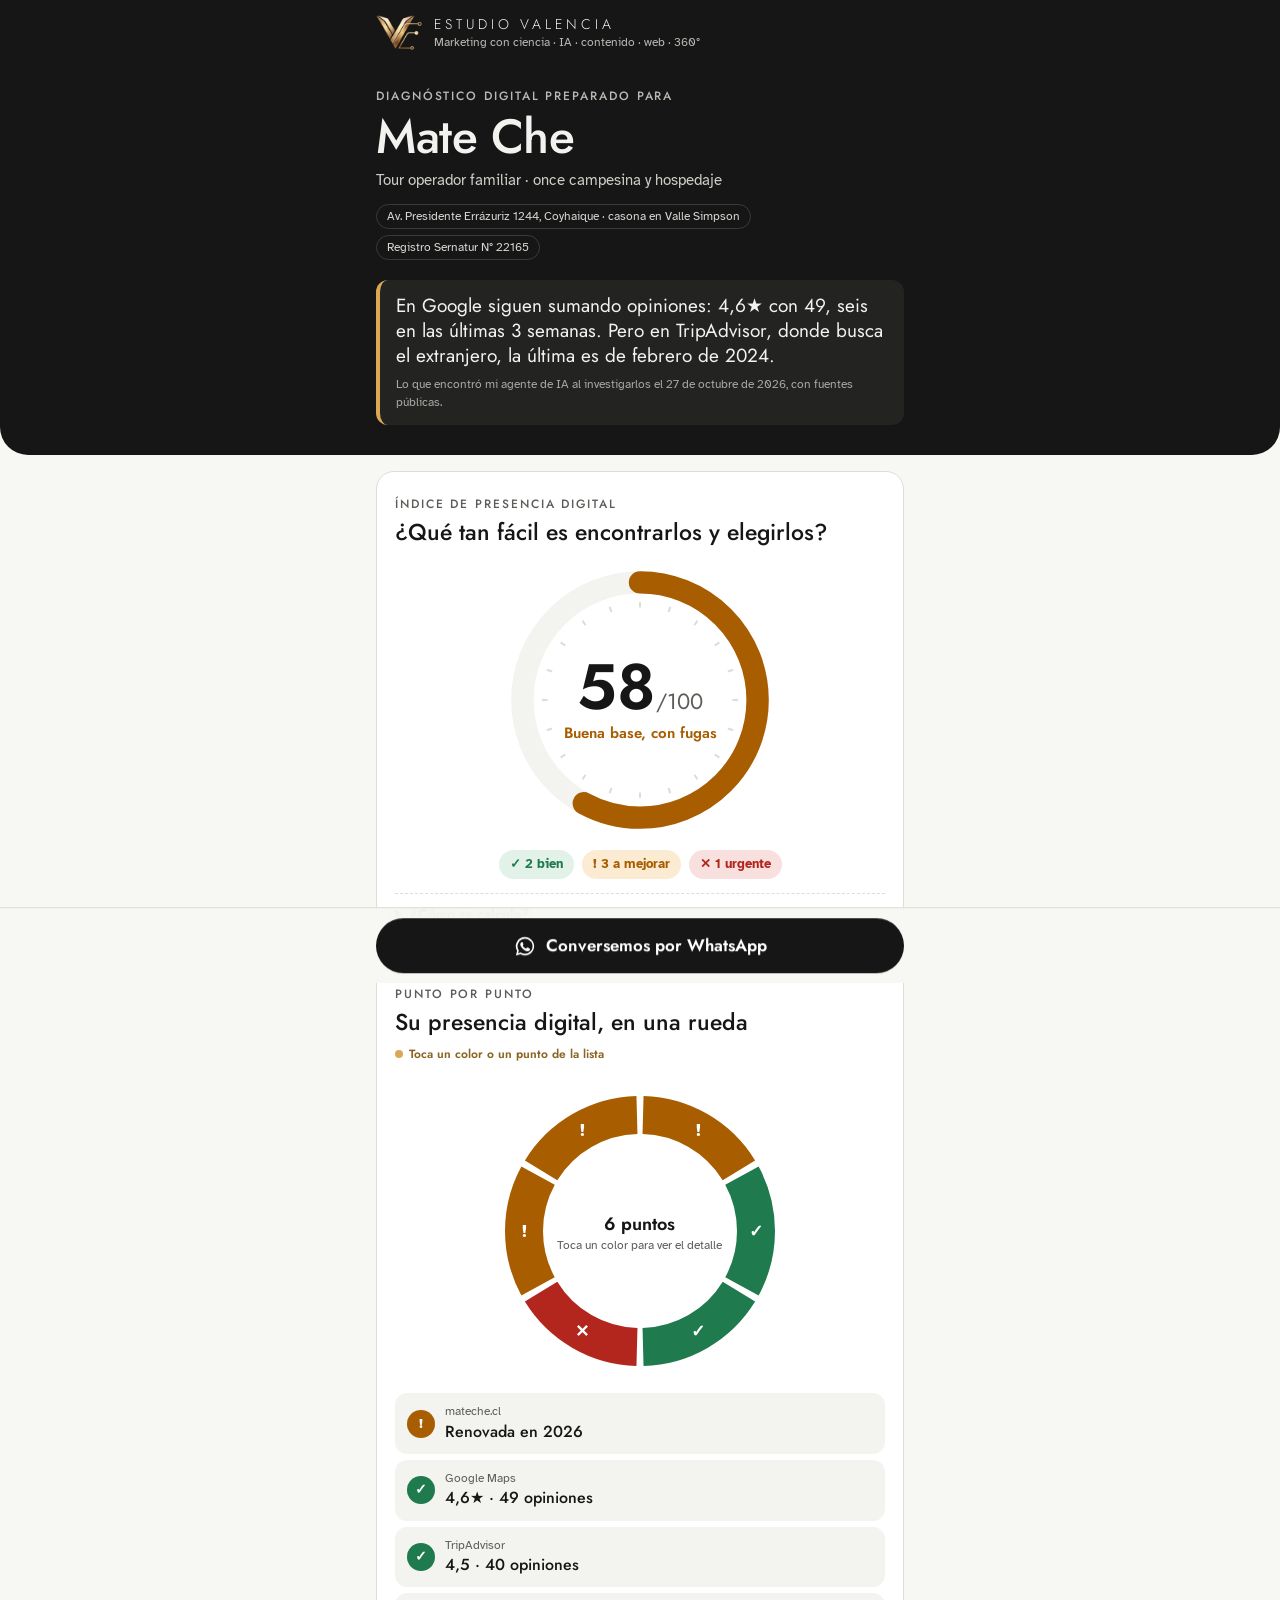
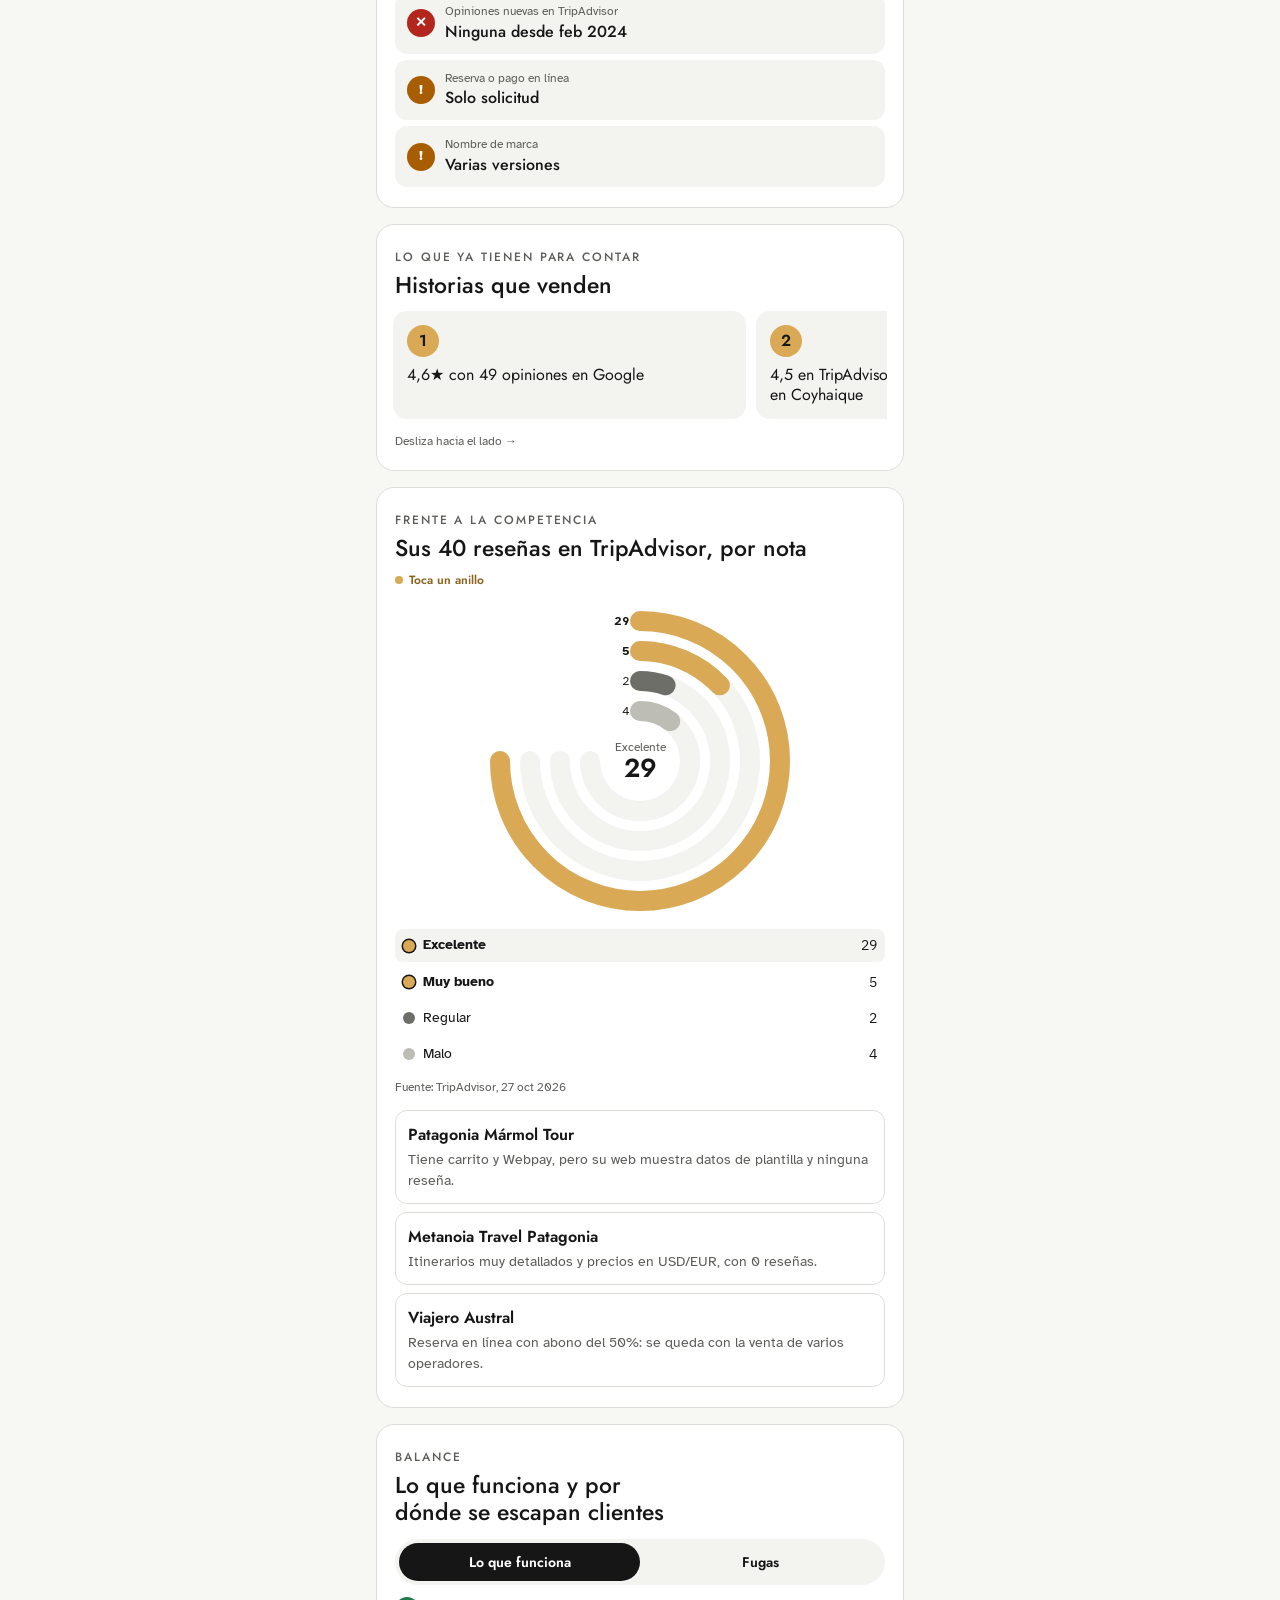
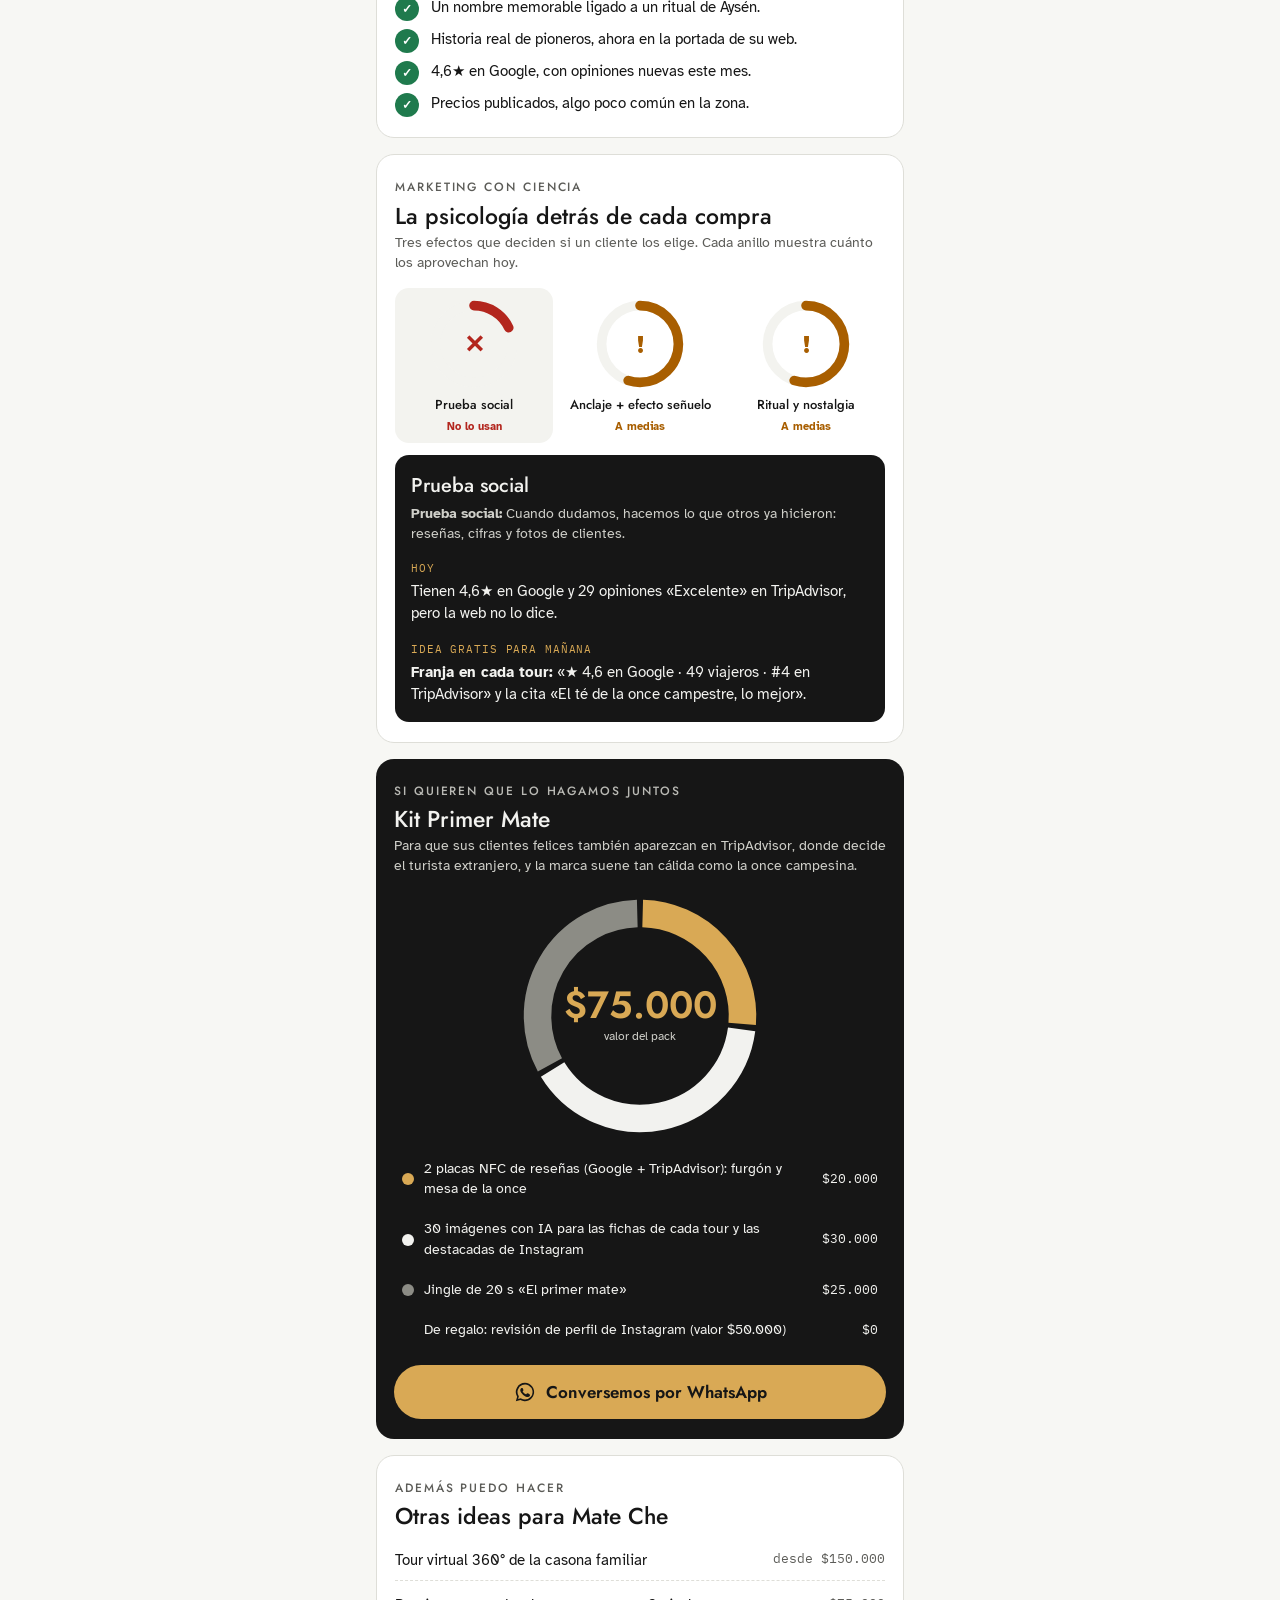
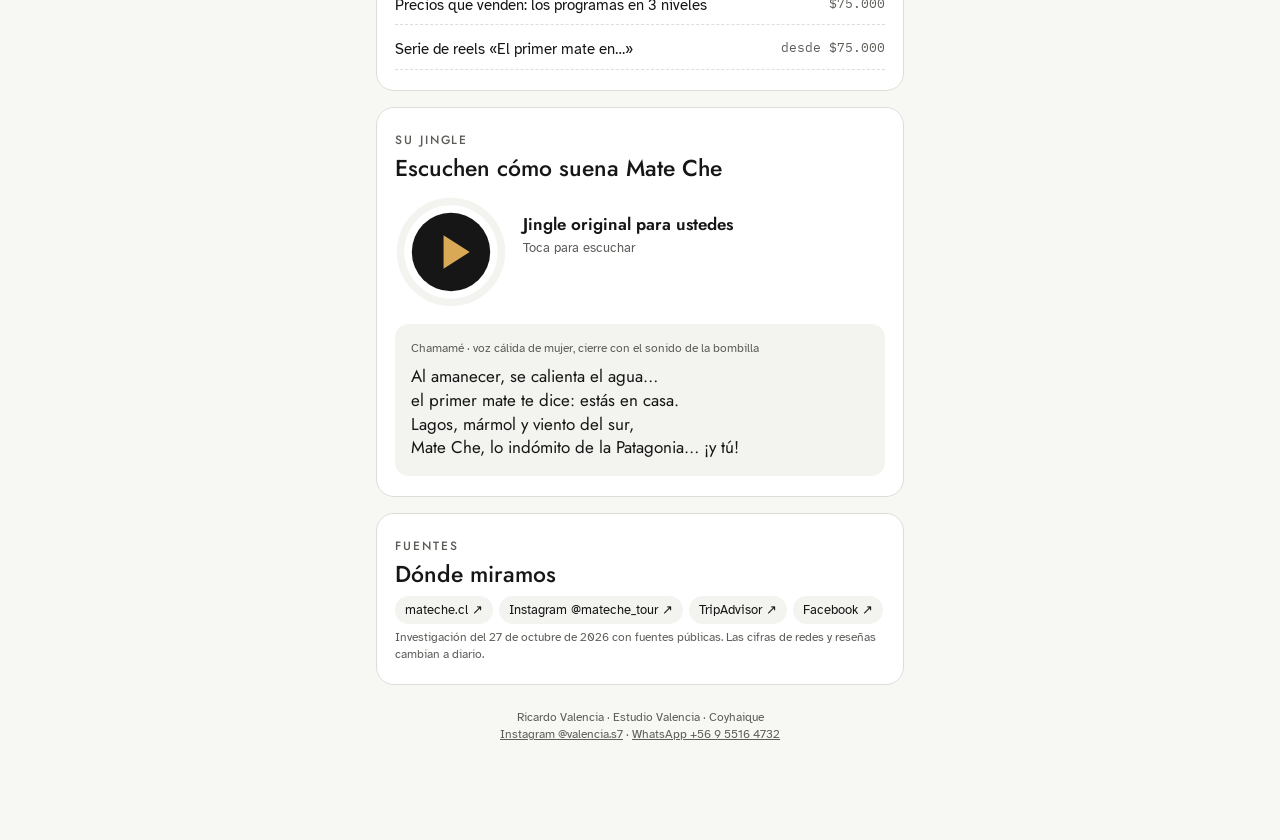
<file: mate-che/index.html>
<!doctype html>
<html lang="es"><head>
<meta charset="utf-8">
<meta name="viewport" content="width=device-width, initial-scale=1, viewport-fit=cover">
<meta name="robots" content="noindex, nofollow">
<meta name="theme-color" content="#161616">
<title>Diagnóstico digital · Mate Che</title>
<meta name="description" content="Preparado por Estudio Valencia para la rueda Yo Compro Local: presencia digital, competencia y una propuesta para Mate Che.">
<meta property="og:title" content="Diagnóstico digital · Mate Che">
<meta property="og:description" content="Preparado por Estudio Valencia para la rueda Yo Compro Local: presencia digital, competencia y una propuesta para Mate Che.">
<meta property="og:image" content="https://rianvago.github.io/diagnostico/mate-che/og.png">
<meta property="og:url" content="https://rianvago.github.io/diagnostico/mate-che/">
<meta property="og:type" content="website">
<link rel="icon" href="../assets/logo_V.png">
<link rel="preconnect" href="https://fonts.googleapis.com"><link rel="preconnect" href="https://fonts.gstatic.com" crossorigin>
<link rel="stylesheet" href="https://fonts.googleapis.com/css2?family=Jost:wght@300;400;500;600&family=Atkinson+Hyperlegible:wght@400;700&family=IBM+Plex+Mono:wght@400;500&display=swap">
<link rel="stylesheet" href="../assets/app.css">
</head><body>
<div id="app"></div>
<script src="datos.js"></script>
<script src="redes.js"></script>
<script src="../assets/app.js"></script>
</body></html>
</file>
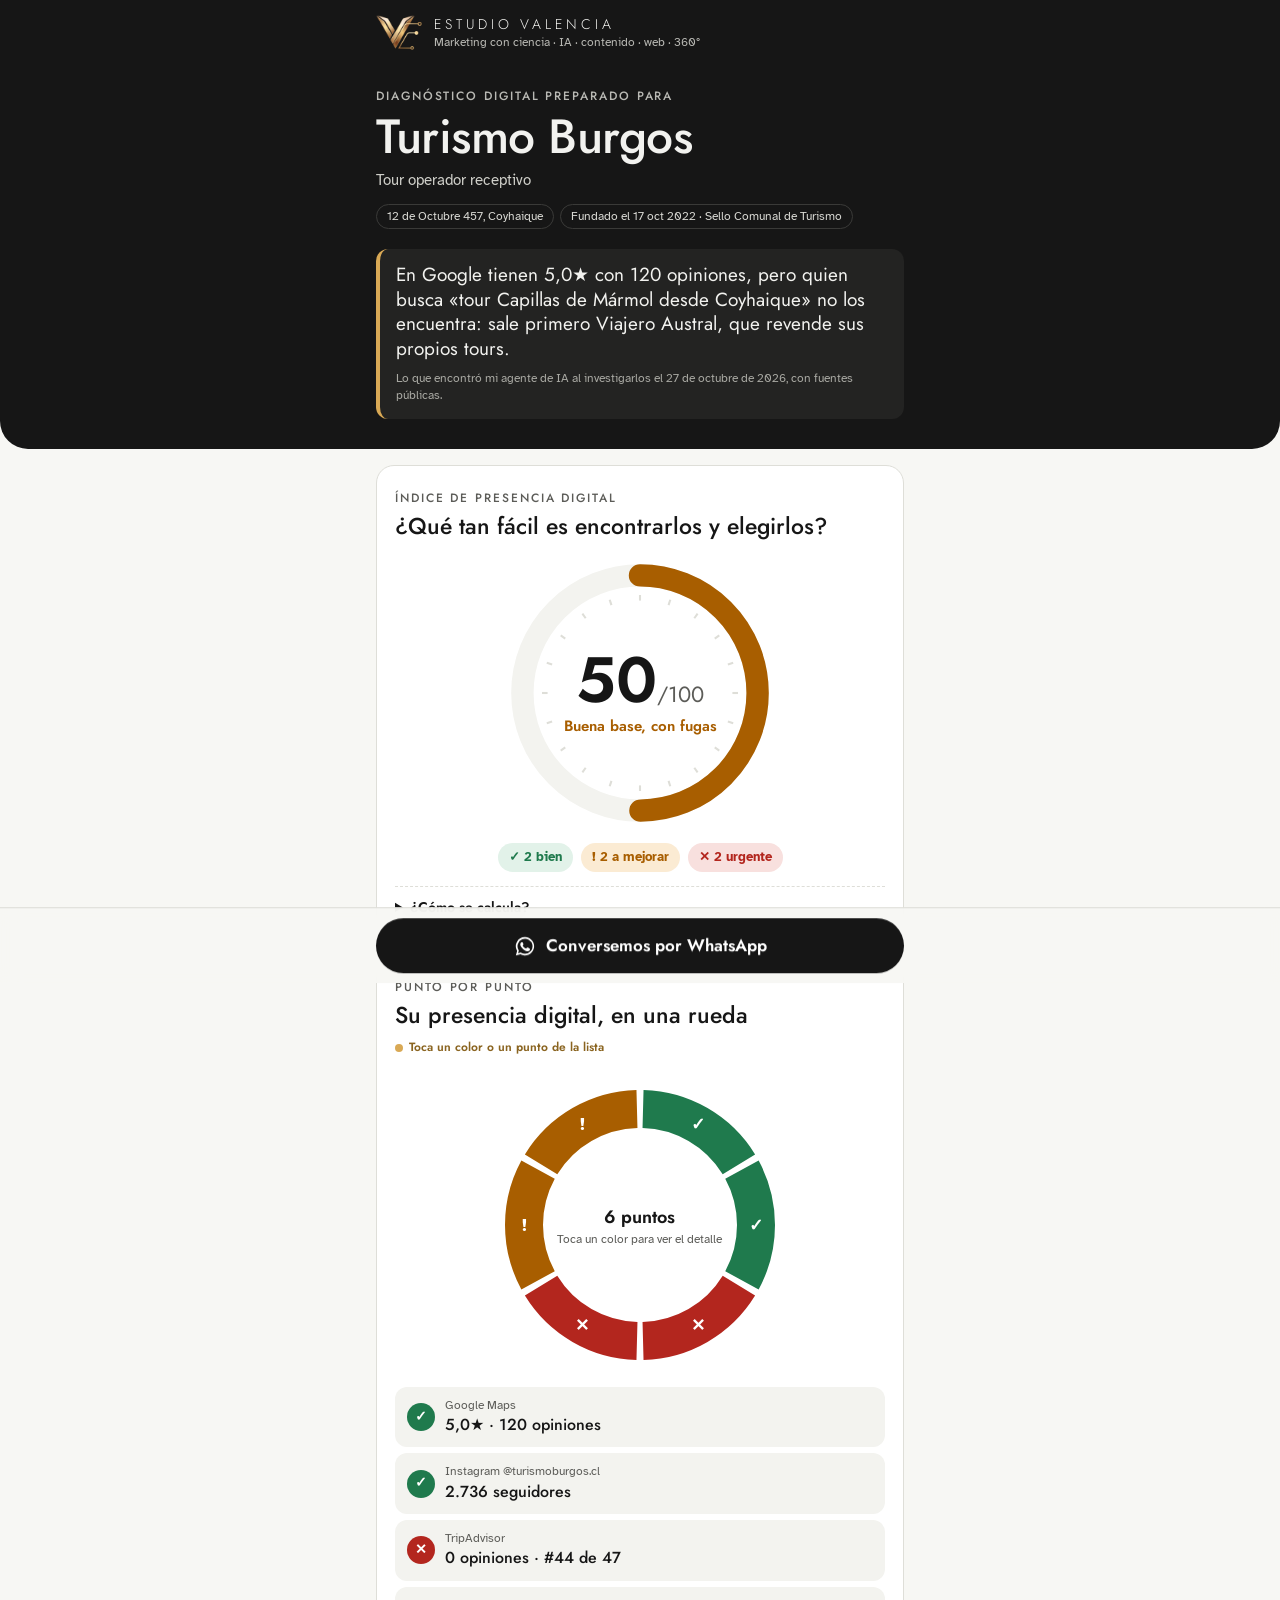
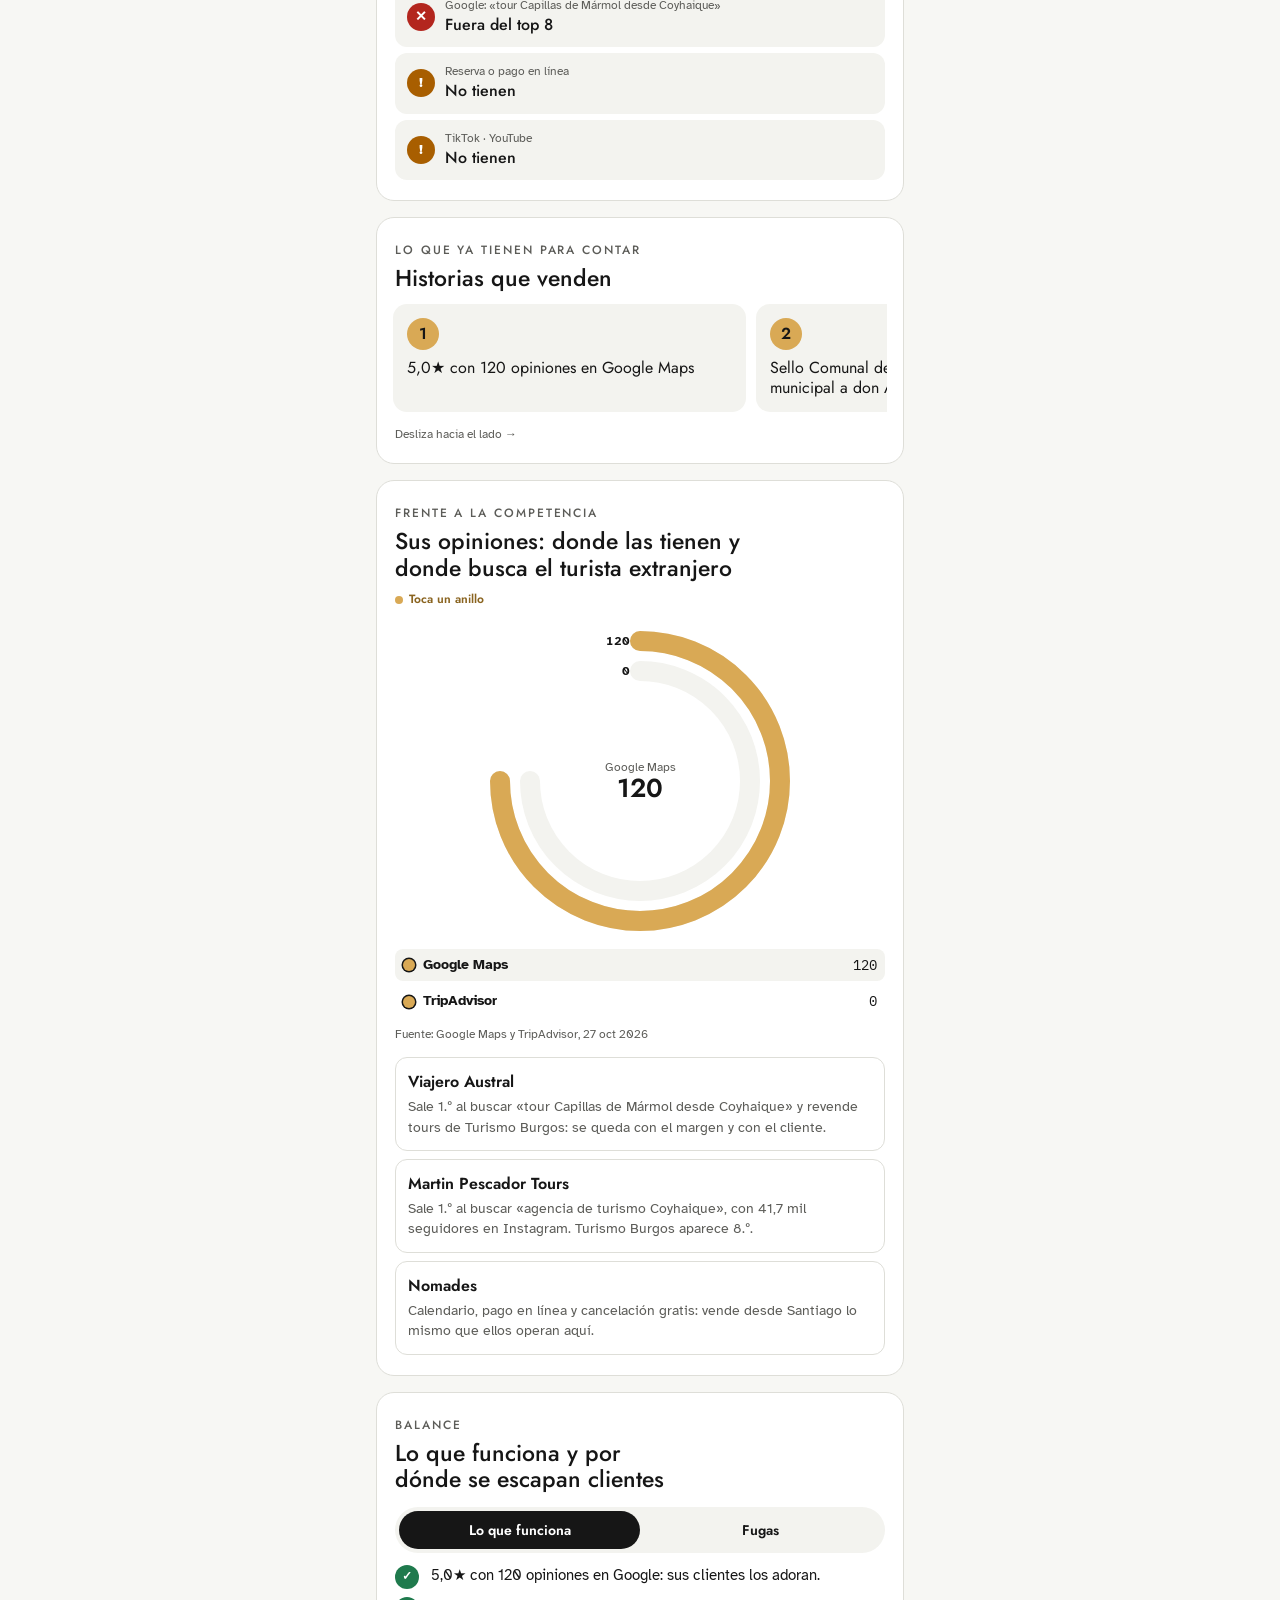
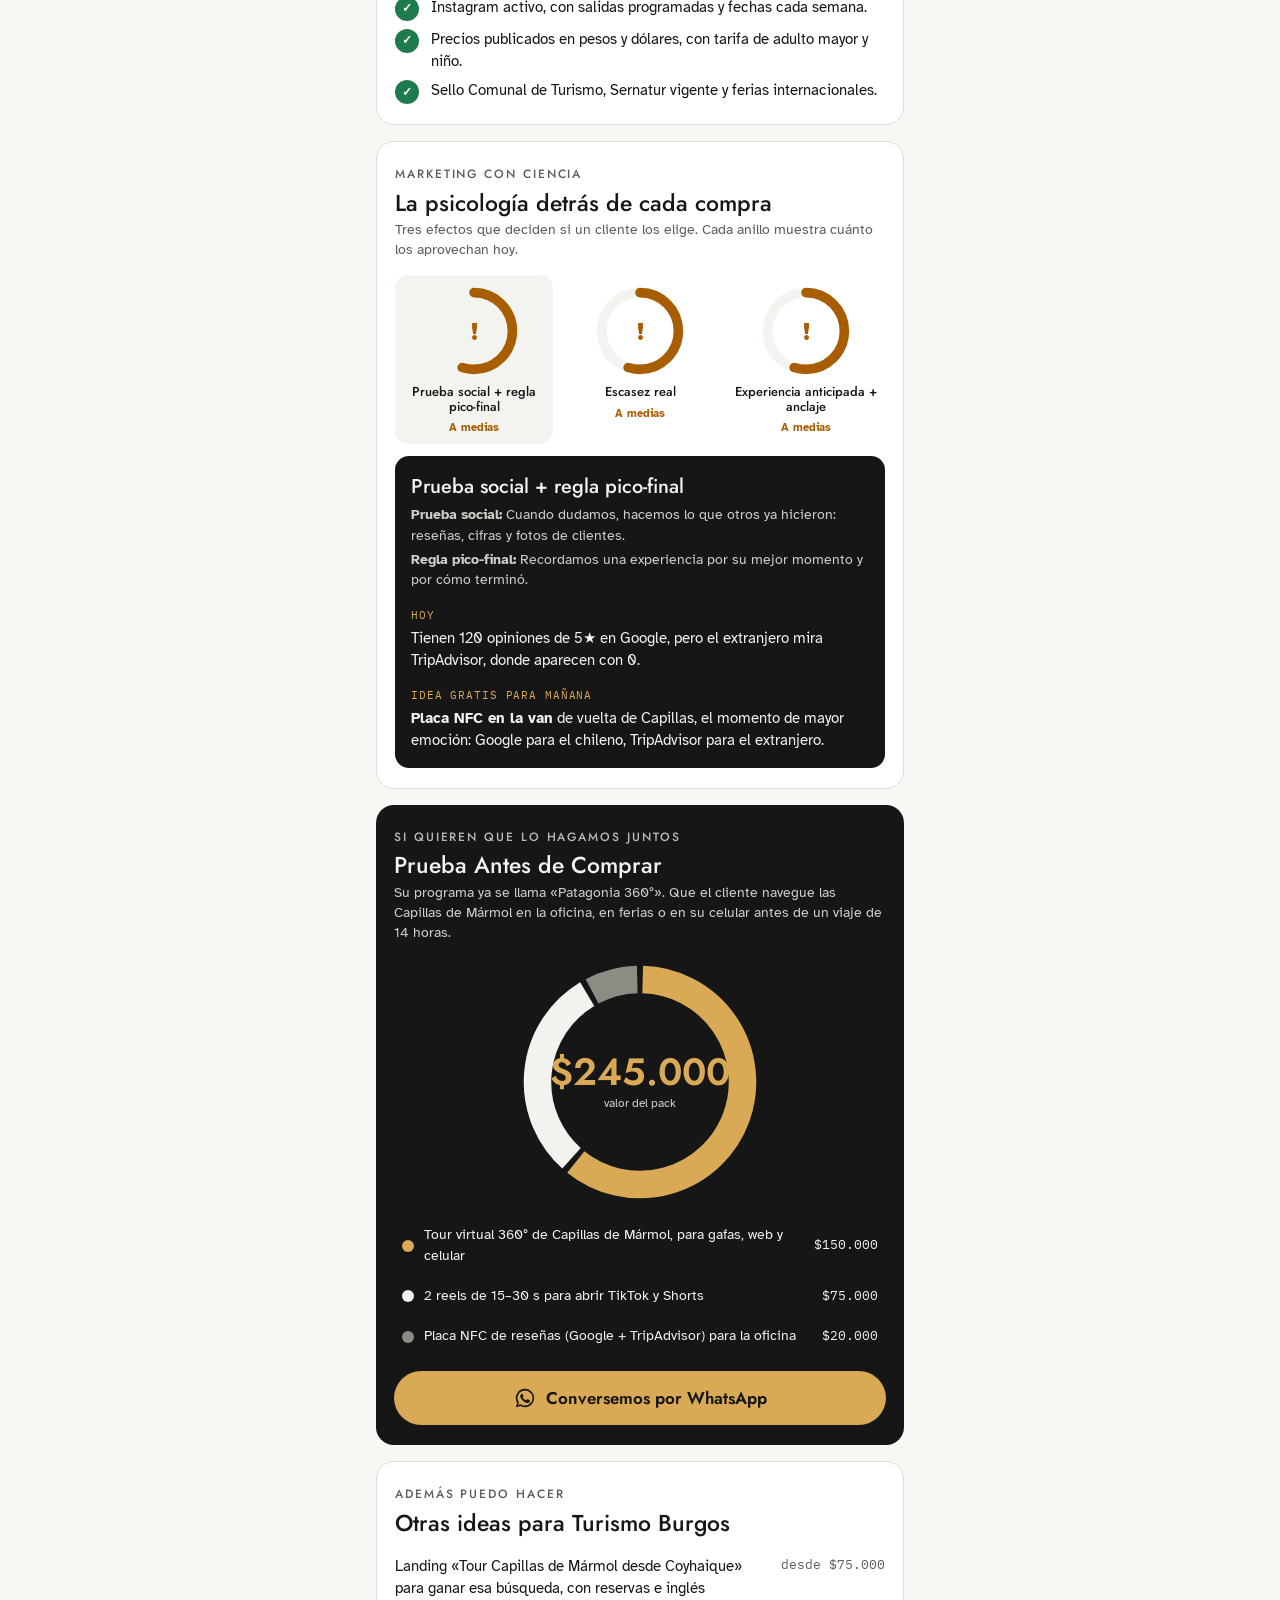
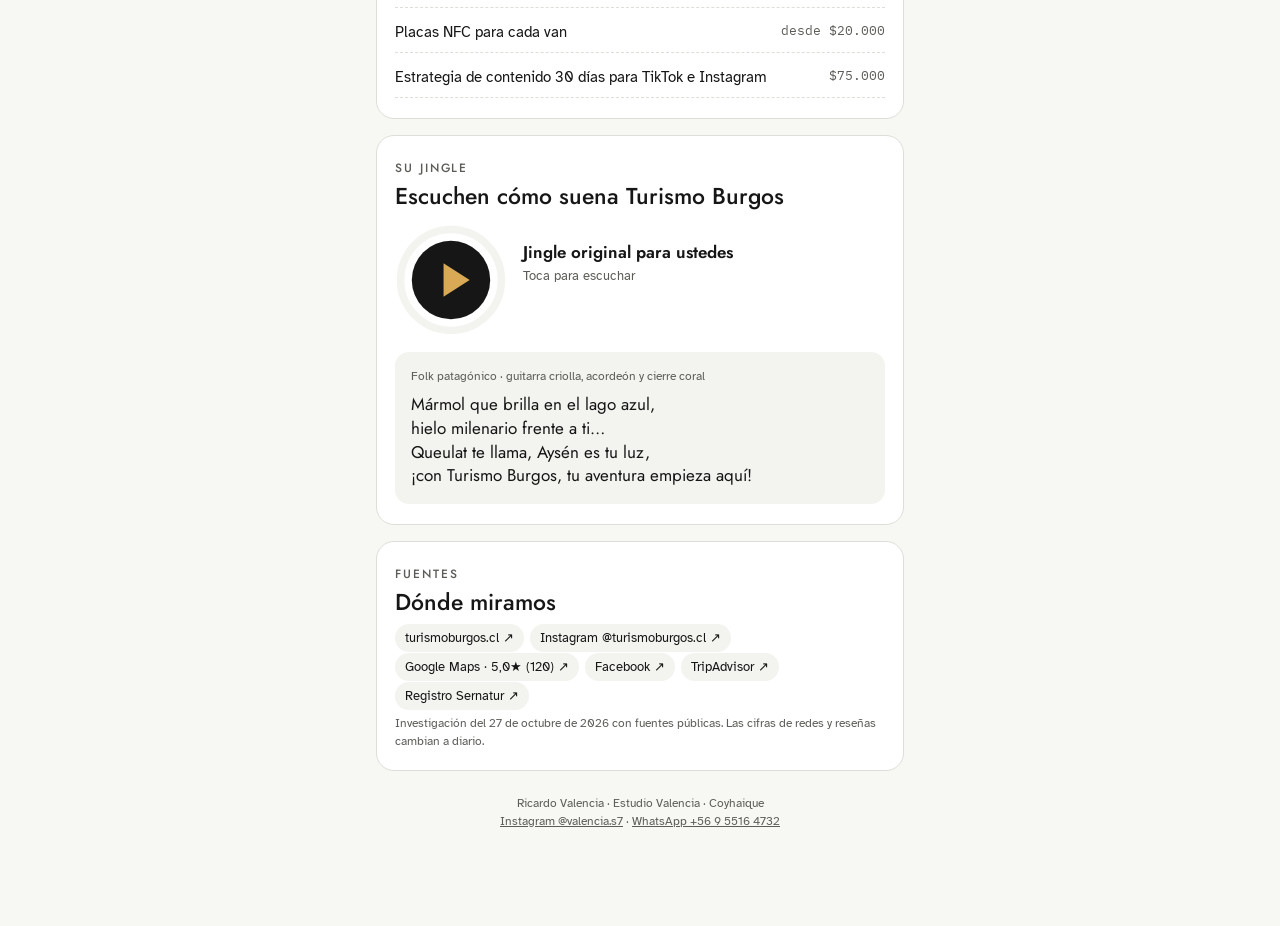
<file: turismo-burgos/index.html>
<!doctype html>
<html lang="es"><head>
<meta charset="utf-8">
<meta name="viewport" content="width=device-width, initial-scale=1, viewport-fit=cover">
<meta name="robots" content="noindex, nofollow">
<meta name="theme-color" content="#161616">
<title>Diagnóstico digital · Turismo Burgos</title>
<meta name="description" content="Preparado por Estudio Valencia para la rueda Yo Compro Local: presencia digital, competencia y una propuesta para Turismo Burgos.">
<meta property="og:title" content="Diagnóstico digital · Turismo Burgos">
<meta property="og:description" content="Preparado por Estudio Valencia para la rueda Yo Compro Local: presencia digital, competencia y una propuesta para Turismo Burgos.">
<meta property="og:image" content="https://rianvago.github.io/diagnostico/turismo-burgos/og.png">
<meta property="og:url" content="https://rianvago.github.io/diagnostico/turismo-burgos/">
<meta property="og:type" content="website">
<link rel="icon" href="../assets/logo_V.png">
<link rel="preconnect" href="https://fonts.googleapis.com"><link rel="preconnect" href="https://fonts.gstatic.com" crossorigin>
<link rel="stylesheet" href="https://fonts.googleapis.com/css2?family=Jost:wght@300;400;500;600&family=Atkinson+Hyperlegible:wght@400;700&family=IBM+Plex+Mono:wght@400;500&display=swap">
<link rel="stylesheet" href="../assets/app.css">
</head><body>
<div id="app"></div>
<script src="datos.js"></script>
<script src="redes.js"></script>
<script src="../assets/app.js"></script>
</body></html>
</file>
<file: assets/app.css>
:root {
  --ink: #161616; --muted: #5C5C58; --line: #DEDED8; --paper: #FFFFFF; --soft: #F3F3EF; --bg: #F7F7F4;
  --accent: #D9A955; --accent-ink: #8A6420; --gray: #BDBDB6;
  --ok: #1F7A4D; --warn: #A85E00; --bad: #B3261E;
  --ok-bg: #E2F2E9; --warn-bg: #FBEBD3; --bad-bg: #F8E0DE;
  --display: "Jost", "Century Gothic", "Segoe UI", sans-serif;
  --body: "Atkinson Hyperlegible", "Segoe UI", sans-serif;
  --mono: "IBM Plex Mono", Consolas, monospace;
  --r: 18px;
}
* { box-sizing: border-box; -webkit-tap-highlight-color: transparent; }
html { scroll-behavior: smooth; }
body { margin: 0; background: var(--bg); color: var(--ink); font-family: var(--body); font-size: 16px; line-height: 1.45; padding-bottom: 88px; }
h1, h2, h3 { font-family: var(--display); font-weight: 500; margin: 0; text-wrap: balance; }
p { margin: 0; }
button { font: inherit; color: inherit; background: none; border: 0; padding: 0; cursor: pointer; }
a { color: inherit; }
.wrap { max-width: 560px; margin: 0 auto; padding: 0 16px; }
.mono { font-family: var(--mono); font-variant-numeric: tabular-nums; }
.label { font-family: var(--display); font-size: 12px; letter-spacing: .16em; text-transform: uppercase; color: var(--muted); font-weight: 500; }

/* Cabecera */
.top { background: var(--ink); color: #F2F2EF; }
.top .wrap { display: flex; align-items: center; gap: 12px; padding-top: 14px; padding-bottom: 14px; }
.top img { width: 46px; height: auto; }
.top .t1 { font-family: var(--display); font-weight: 300; letter-spacing: .28em; font-size: 14px; text-transform: uppercase; }
.top .t2 { font-size: 12px; color: #B9B9B4; }

.hero { background: var(--ink); color: #F2F2EF; padding: 18px 0 30px; border-radius: 0 0 28px 28px; }
.hero .label { color: #B9B9B4; }
.hero h1 { font-size: clamp(34px, 10vw, 48px); line-height: 1.02; letter-spacing: -.01em; margin-top: 6px; }
.hero .rubro { color: #CFCFC9; font-size: 15px; margin-top: 8px; }
.hero .chips { display: flex; flex-wrap: wrap; gap: 6px; margin-top: 12px; }
.hero .chips span { font-size: 12px; border: 1px solid #3A3A38; border-radius: 99px; padding: 3px 10px; color: #D9D9D4; }
.hallazgo { margin-top: 20px; background: #232322; border-left: 4px solid var(--accent); border-radius: 12px; padding: 14px 16px; }
.hallazgo p { font-family: var(--display); font-size: 19px; line-height: 1.3; }
.hallazgo small { display: block; color: #A9A9A3; font-size: 12px; margin-top: 8px; }

/* Tarjetas */
section.card { background: var(--paper); border: 1px solid var(--line); border-radius: var(--r); padding: 20px 18px; margin-top: 16px; }
.card h2 { font-size: 23px; line-height: 1.15; margin-top: 4px; }
.card .sub { color: var(--muted); font-size: 14px; margin-top: 4px; }
.hint { display: inline-flex; align-items: center; gap: 6px; font-size: 12px; color: var(--accent-ink); font-family: var(--display); font-weight: 600; margin-top: 10px; }
.hint::before { content: ""; width: 8px; height: 8px; border-radius: 50%; background: var(--accent); animation: ping 1.6s infinite; }
@keyframes ping { 0% { box-shadow: 0 0 0 0 rgba(217,169,85,.8); } 100% { box-shadow: 0 0 0 10px rgba(217,169,85,0); } }

/* Indicador principal */
.score { display: grid; place-items: center; margin: 14px 0 4px; position: relative; }
.score svg { width: min(78vw, 280px); height: auto; overflow: visible; }
.score .center { position: absolute; inset: 0; display: grid; place-items: center; text-align: center; pointer-events: none; }
.score .num { font-family: var(--display); font-size: 64px; font-weight: 600; line-height: 1; }
.score .num small { font-size: 22px; color: var(--muted); font-weight: 400; }
.score .lvl { font-family: var(--display); font-weight: 600; font-size: 15px; margin-top: 4px; }
.counts { display: flex; justify-content: center; gap: 8px; flex-wrap: wrap; margin-top: 10px; }
.pill { display: inline-flex; align-items: center; gap: 6px; font-size: 13px; padding: 5px 11px; border-radius: 99px; font-weight: 700; }
.pill.ok { background: var(--ok-bg); color: var(--ok); } .pill.warn { background: var(--warn-bg); color: var(--warn); } .pill.bad { background: var(--bad-bg); color: var(--bad); }
.explica { margin-top: 14px; border-top: 1px dashed var(--line); padding-top: 10px; }
.explica summary { cursor: pointer; font-family: var(--display); font-weight: 600; font-size: 14px; }
.explica p { font-size: 14px; color: var(--muted); margin-top: 6px; }

/* Anillo segmentado */
.ring-wrap { display: grid; place-items: center; position: relative; margin: 16px 0 6px; }
.ring-wrap svg { width: min(82vw, 300px); height: auto; overflow: visible; }
.seg { cursor: pointer; transition: transform .25s ease, opacity .25s; transform-origin: 150px 150px; }
.seg.dim { opacity: .35; }
.seg.on { transform: scale(1.06); }
.ring-center { position: absolute; width: 52%; aspect-ratio: 1; display: grid; place-items: center; text-align: center; pointer-events: none; }
.ring-center .k { font-size: 12px; color: var(--muted); line-height: 1.2; }
.ring-center .v { font-family: var(--display); font-weight: 600; font-size: 18px; line-height: 1.15; margin-top: 4px; }
.ring-center .d { font-size: 12px; color: var(--muted); margin-top: 4px; line-height: 1.25; }
.list { list-style: none; margin: 12px 0 0; padding: 0; display: flex; flex-direction: column; gap: 6px; }
.list button { width: 100%; text-align: left; display: grid; grid-template-columns: 28px 1fr; gap: 10px; align-items: center; padding: 10px 12px; border-radius: 12px; background: var(--soft); transition: background .2s, transform .2s; }
.list button.on { background: var(--ink); color: #fff; transform: translateX(4px); }
.list button.on .lk { color: #BDBDB6; }
.ico { width: 28px; height: 28px; border-radius: 50%; display: grid; place-items: center; color: #fff; font-weight: 700; font-size: 14px; }
.ico.ok { background: var(--ok); } .ico.warn { background: var(--warn); } .ico.bad { background: var(--bad); }
.lk { font-size: 12px; color: var(--muted); display: block; }
.lv { font-family: var(--display); font-weight: 500; font-size: 16px; line-height: 1.2; }

/* Hitos */
.hitos { display: flex; gap: 10px; overflow-x: auto; scroll-snap-type: x mandatory; padding: 12px 2px 6px; margin: 0 -2px; }
.hito { flex: 0 0 72%; scroll-snap-align: start; background: var(--soft); border-radius: 14px; padding: 14px; display: flex; flex-direction: column; gap: 8px; }
.hito .n { width: 32px; height: 32px; border-radius: 50%; background: var(--accent); display: grid; place-items: center; font-family: var(--display); font-weight: 600; }
.hito p { font-family: var(--display); font-size: 16px; line-height: 1.25; }

/* Barras radiales */
.radial { display: grid; place-items: center; margin-top: 10px; }
.radial svg { width: min(86vw, 320px); height: auto; overflow: visible; }
.rb { cursor: pointer; }
.rb text { font-family: var(--body); font-size: 12px; fill: var(--ink); }
.legend { list-style: none; padding: 0; margin: 8px 0 0; display: flex; flex-direction: column; gap: 4px; }
.legend li { display: grid; grid-template-columns: 12px 1fr auto; gap: 8px; align-items: center; font-size: 14px; padding: 6px 8px; border-radius: 8px; transition: background .2s; }
.legend li.on { background: var(--soft); }
.legend .dot { width: 12px; height: 12px; border-radius: 50%; }
.legend .self { font-weight: 700; }
.src { font-size: 12px; color: var(--muted); margin-top: 8px; }
.rivales { display: flex; flex-direction: column; gap: 8px; margin-top: 14px; }
.rival { border: 1px solid var(--line); border-radius: 12px; padding: 12px; }
.rival b { font-family: var(--display); font-weight: 600; }
.rival p { font-size: 14px; color: var(--muted); margin-top: 3px; }

/* Pestañas */
.tabs { display: grid; grid-template-columns: 1fr 1fr; background: var(--soft); border-radius: 99px; padding: 4px; margin-top: 14px; position: relative; }
.tabs button { position: relative; z-index: 1; padding: 9px 6px; font-family: var(--display); font-weight: 600; font-size: 14px; border-radius: 99px; transition: color .25s; }
.tabs .thumb { position: absolute; top: 4px; bottom: 4px; left: 4px; width: calc(50% - 4px); background: var(--ink); border-radius: 99px; transition: transform .3s cubic-bezier(.2,.8,.2,1); }
.tabs[data-i="1"] .thumb { transform: translateX(100%); }
.tabs button[aria-selected="true"] { color: #fff; }
.pane { list-style: none; padding: 0; margin: 12px 0 0; display: flex; flex-direction: column; gap: 8px; }
.pane li { display: grid; grid-template-columns: 26px 1fr; gap: 10px; font-size: 15px; animation: fadeUp .4s both; }
.pane li:nth-child(2) { animation-delay: .06s; } .pane li:nth-child(3) { animation-delay: .12s; } .pane li:nth-child(4) { animation-delay: .18s; }
.pane .ico { width: 24px; height: 24px; font-size: 12px; }

/* Psicología */
.efectos { display: grid; grid-template-columns: repeat(3, 1fr); gap: 8px; margin-top: 14px; }
.ef { display: flex; flex-direction: column; align-items: center; gap: 6px; text-align: center; padding: 8px 4px; border-radius: 14px; transition: background .2s; }
.ef.on { background: var(--soft); }
.ef svg { width: 100%; max-width: 96px; height: auto; }
.ef .en { font-family: var(--display); font-weight: 500; font-size: 13px; line-height: 1.15; }
.ef .es { font-size: 11px; font-weight: 700; }
.ef-detalle { margin-top: 12px; border-radius: 14px; background: var(--ink); color: #F2F2EF; padding: 16px; animation: fadeUp .35s both; }
.ef-detalle h3 { font-size: 20px; }
.ef-detalle .def { color: #CFCFC9; font-size: 14px; margin-top: 4px; }
.ef-detalle .blk { margin-top: 12px; }
.ef-detalle .blk span { font-family: var(--mono); font-size: 11px; letter-spacing: .08em; text-transform: uppercase; color: var(--accent); }
.ef-detalle .blk p { font-size: 15px; margin-top: 2px; }

/* Redes */
.redes { display: grid; grid-template-columns: repeat(auto-fill, minmax(140px, 1fr)); gap: 10px; margin-top: 14px; }
.red { border: 1px solid var(--line); border-radius: 14px; padding: 12px; display: flex; flex-direction: column; align-items: center; gap: 4px; text-align: center; text-decoration: none; }
.red svg { width: 92px; height: 92px; }
.red b { font-family: var(--display); font-weight: 600; }
.red small { color: var(--muted); font-size: 12px; }
.red p { font-size: 13px; margin-top: 4px; }

/* Pack */
section.card.pack { background: var(--ink); color: #F2F2EF; border: 0; }
.pack .label { color: #B9B9B4; }
.pack .sub { color: #CFCFC9; }
.pack-viz { display: grid; grid-template-columns: 1fr; place-items: center; position: relative; margin: 14px 0 6px; }
.pack-viz svg { width: min(72vw, 250px); height: auto; overflow: visible; }
.pack-viz .center { position: absolute; inset: 0; display: grid; place-items: center; text-align: center; pointer-events: none; }
.pack-viz .old { font-family: var(--mono); text-decoration: line-through; color: #9A9A94; font-size: 14px; }
.pack-viz .new { font-family: var(--display); font-weight: 600; font-size: 38px; line-height: 1; color: var(--accent); }
.pack-viz .cap { font-size: 12px; color: #CFCFC9; margin-top: 4px; }
.items { list-style: none; padding: 0; margin: 10px 0 0; display: flex; flex-direction: column; gap: 4px; }
.items li { display: grid; grid-template-columns: 12px 1fr auto; gap: 10px; align-items: center; font-size: 14px; padding: 8px; border-radius: 10px; transition: background .2s; cursor: pointer; }
.items li.on { background: #2A2A28; }
.items .dot { width: 12px; height: 12px; border-radius: 50%; }
.items .p { font-family: var(--mono); font-size: 13px; }
.reloj { display: grid; grid-template-columns: 74px 1fr; gap: 14px; align-items: center; margin-top: 16px; background: #232322; border-radius: 14px; padding: 12px; }
.reloj svg { width: 74px; height: 74px; }
.reloj b { font-family: var(--display); font-weight: 600; font-size: 17px; display: block; }
.reloj span { font-size: 13px; color: #CFCFC9; }
.btn { display: flex; align-items: center; justify-content: center; gap: 10px; width: 100%; padding: 15px 18px; border-radius: 99px; background: var(--accent); color: var(--ink); font-family: var(--display); font-weight: 600; font-size: 17px; text-decoration: none; margin-top: 16px; transition: transform .15s; }
.btn:active { transform: scale(.97); }
.btn svg { width: 22px; height: 22px; }

.mas { list-style: none; padding: 0; margin: 12px 0 0; display: flex; flex-direction: column; gap: 6px; }
.mas li { display: flex; justify-content: space-between; gap: 12px; font-size: 15px; border-bottom: 1px dashed var(--line); padding: 8px 0; }
.mas li span:last-child { font-family: var(--mono); font-size: 13px; white-space: nowrap; color: var(--muted); }

.jingle { background: var(--soft); border-radius: 14px; padding: 16px; margin-top: 16px; position: relative; overflow: hidden; }
.jingle .g { font-size: 12px; color: var(--muted); }
.jingle p { font-family: var(--display); font-size: 17px; line-height: 1.4; white-space: pre-line; margin-top: 8px; }
.eq { display: flex; gap: 3px; align-items: flex-end; height: 22px; }
.eq i { width: 4px; background: var(--ink); border-radius: 2px; animation: eq 1s infinite ease-in-out; }
.eq i:nth-child(2) { animation-delay: .2s; } .eq i:nth-child(3) { animation-delay: .4s; } .eq i:nth-child(4) { animation-delay: .1s; } .eq i:nth-child(5) { animation-delay: .3s; }
@keyframes eq { 0%, 100% { height: 5px; } 50% { height: 22px; } }
audio { width: 100%; margin-top: 10px; }

.fuentes { list-style: none; padding: 0; margin: 10px 0 0; display: flex; flex-wrap: wrap; gap: 6px; }
.fuentes a { font-size: 13px; padding: 6px 10px; border-radius: 99px; background: var(--soft); text-decoration: none; }
footer { text-align: center; font-size: 12px; color: var(--muted); padding: 24px 16px 8px; }

/* Barra fija */
.sticky { position: fixed; left: 0; right: 0; bottom: 0; padding: 10px 16px calc(10px + env(safe-area-inset-bottom)); background: rgba(247,247,244,.92); backdrop-filter: blur(10px); border-top: 1px solid var(--line); transform: translateY(110%); transition: transform .35s cubic-bezier(.2,.8,.2,1); z-index: 10; }
.sticky.show { transform: none; }
.sticky .btn { margin: 0 auto; max-width: 528px; background: var(--ink); color: #fff; }

/* Animaciones de entrada */
.rv { opacity: 0; transform: translateY(18px); transition: opacity .6s ease, transform .6s cubic-bezier(.2,.8,.2,1); }
.rv.in { opacity: 1; transform: none; }
.draw { transition: stroke-dashoffset 1.4s cubic-bezier(.2,.8,.2,1); }
@keyframes fadeUp { from { opacity: 0; transform: translateY(8px); } to { opacity: 1; transform: none; } }
@media (prefers-reduced-motion: reduce) {
  *, *::before, *::after { animation: none !important; transition: none !important; }
  .rv { opacity: 1; transform: none; }
}
.hitos { scrollbar-width: none; } .hitos::-webkit-scrollbar { display: none; }
/* Reproductor del jingle */
.player { display: grid; grid-template-columns: 112px 1fr; gap: 16px; align-items: center; margin-top: 14px; }
.play { width: 112px; height: 112px; border-radius: 50%; transition: transform .15s; }
.play:active { transform: scale(.94); }
.play svg { width: 100%; height: 100%; }
#prog { transition: stroke-dashoffset .25s linear; }
.player b { font-family: var(--display); font-weight: 600; font-size: 17px; display: block; }
.player span { font-size: 13px; color: var(--muted); font-variant-numeric: tabular-nums; }
.player .eq { margin-top: 10px; }
.eq i { animation-play-state: paused; }
.eq.on i { animation-play-state: running; }
</file>
